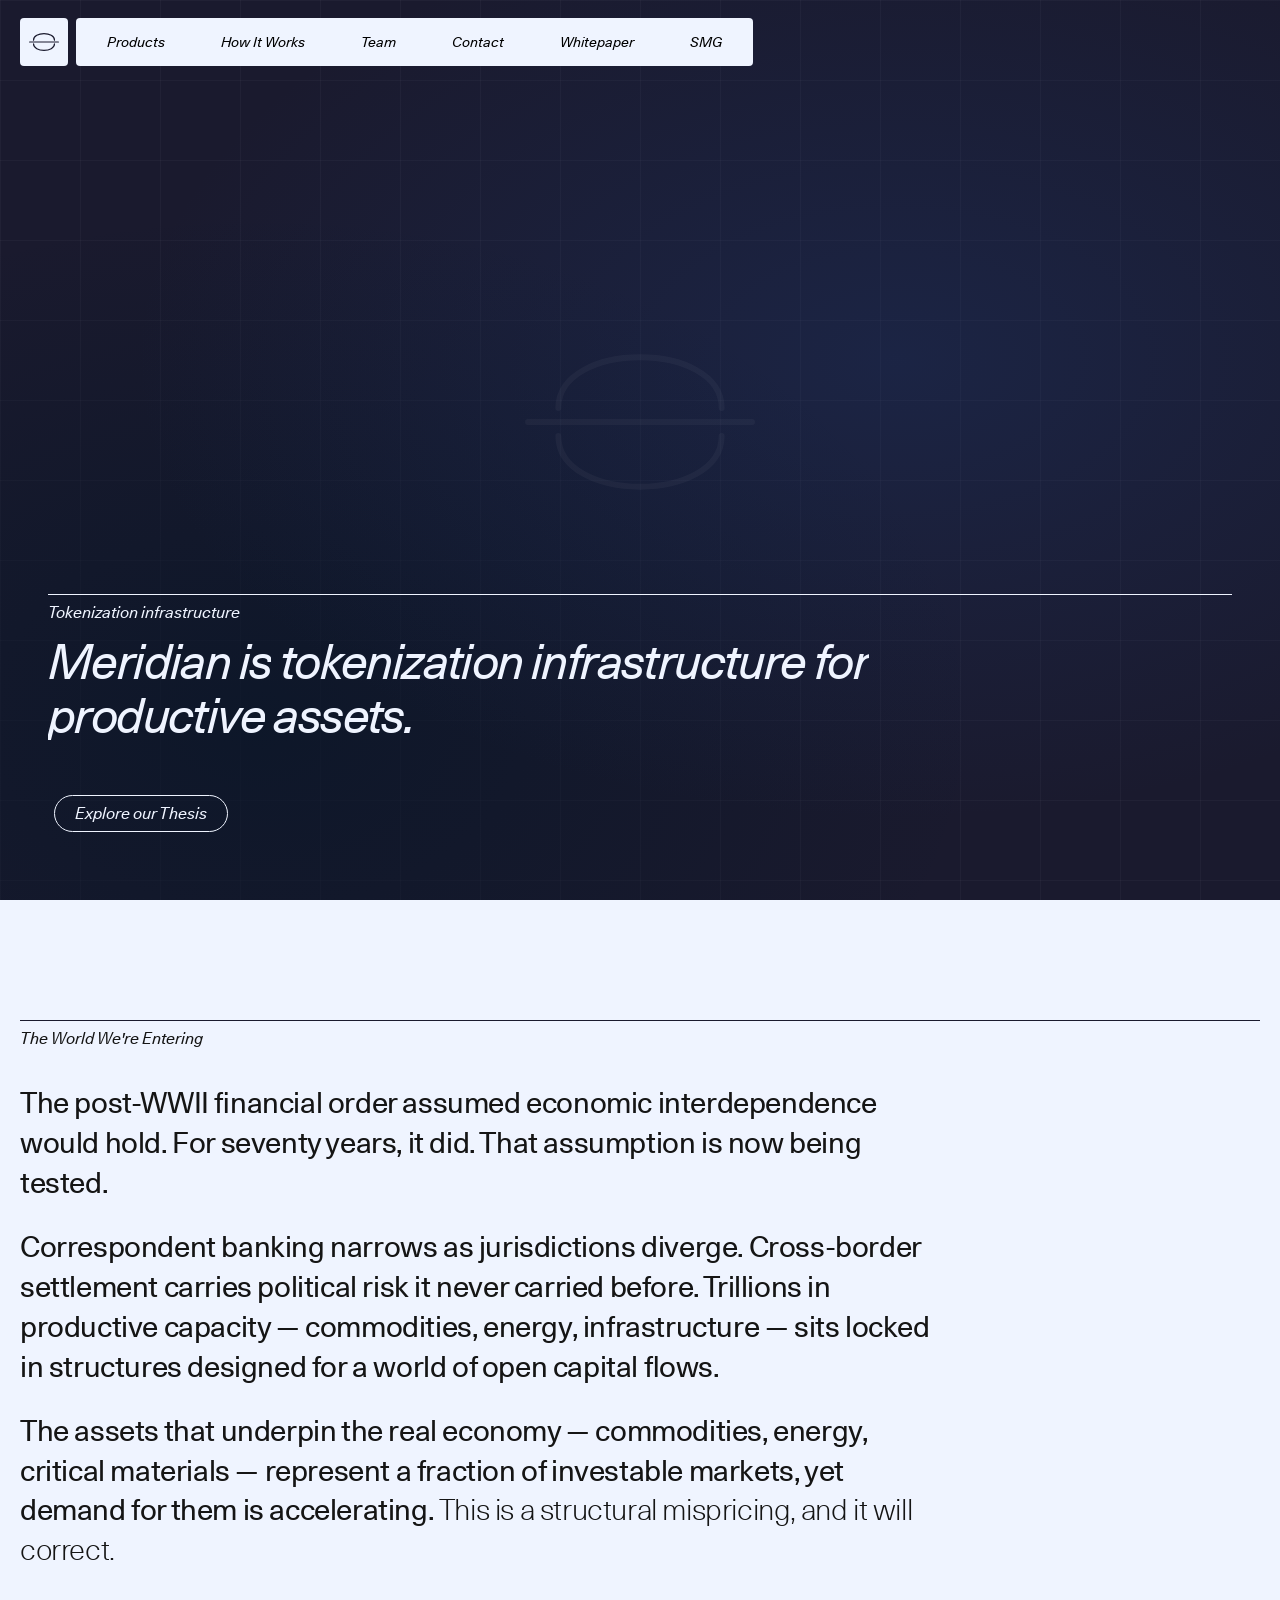
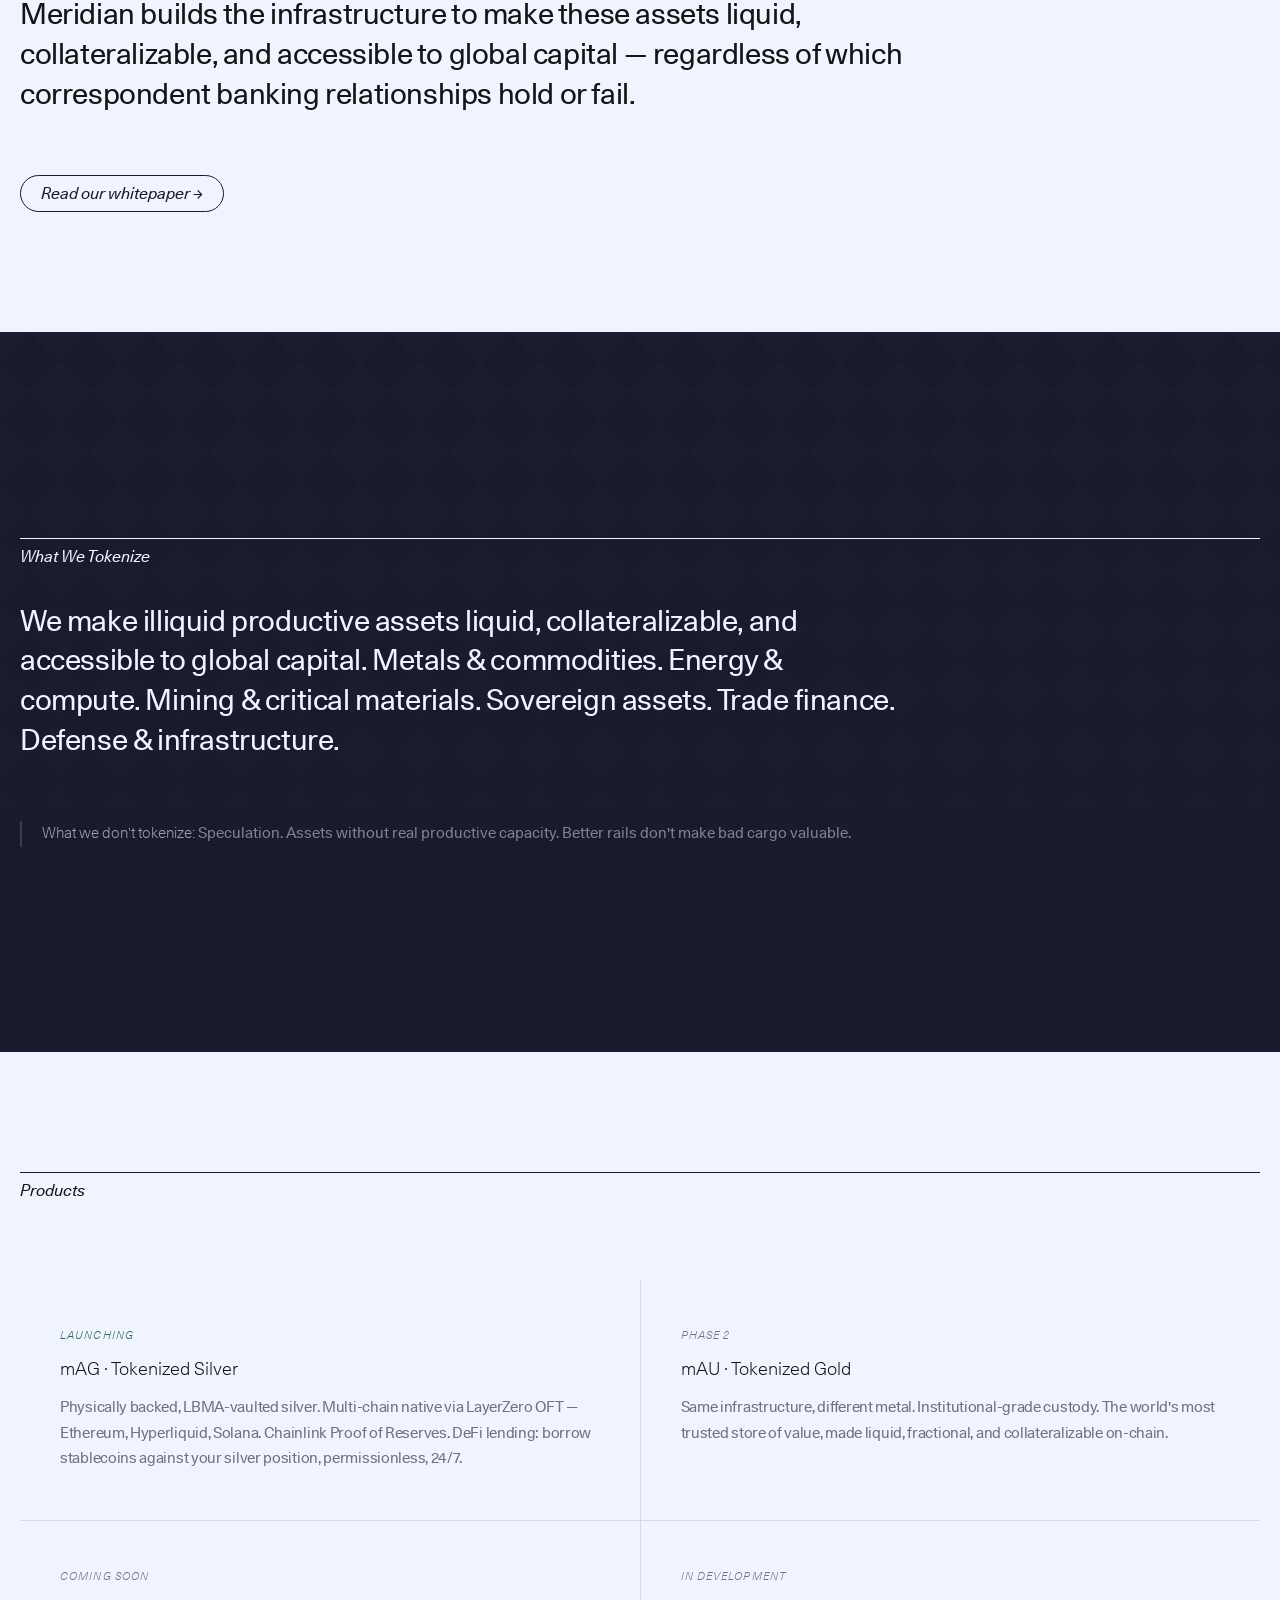
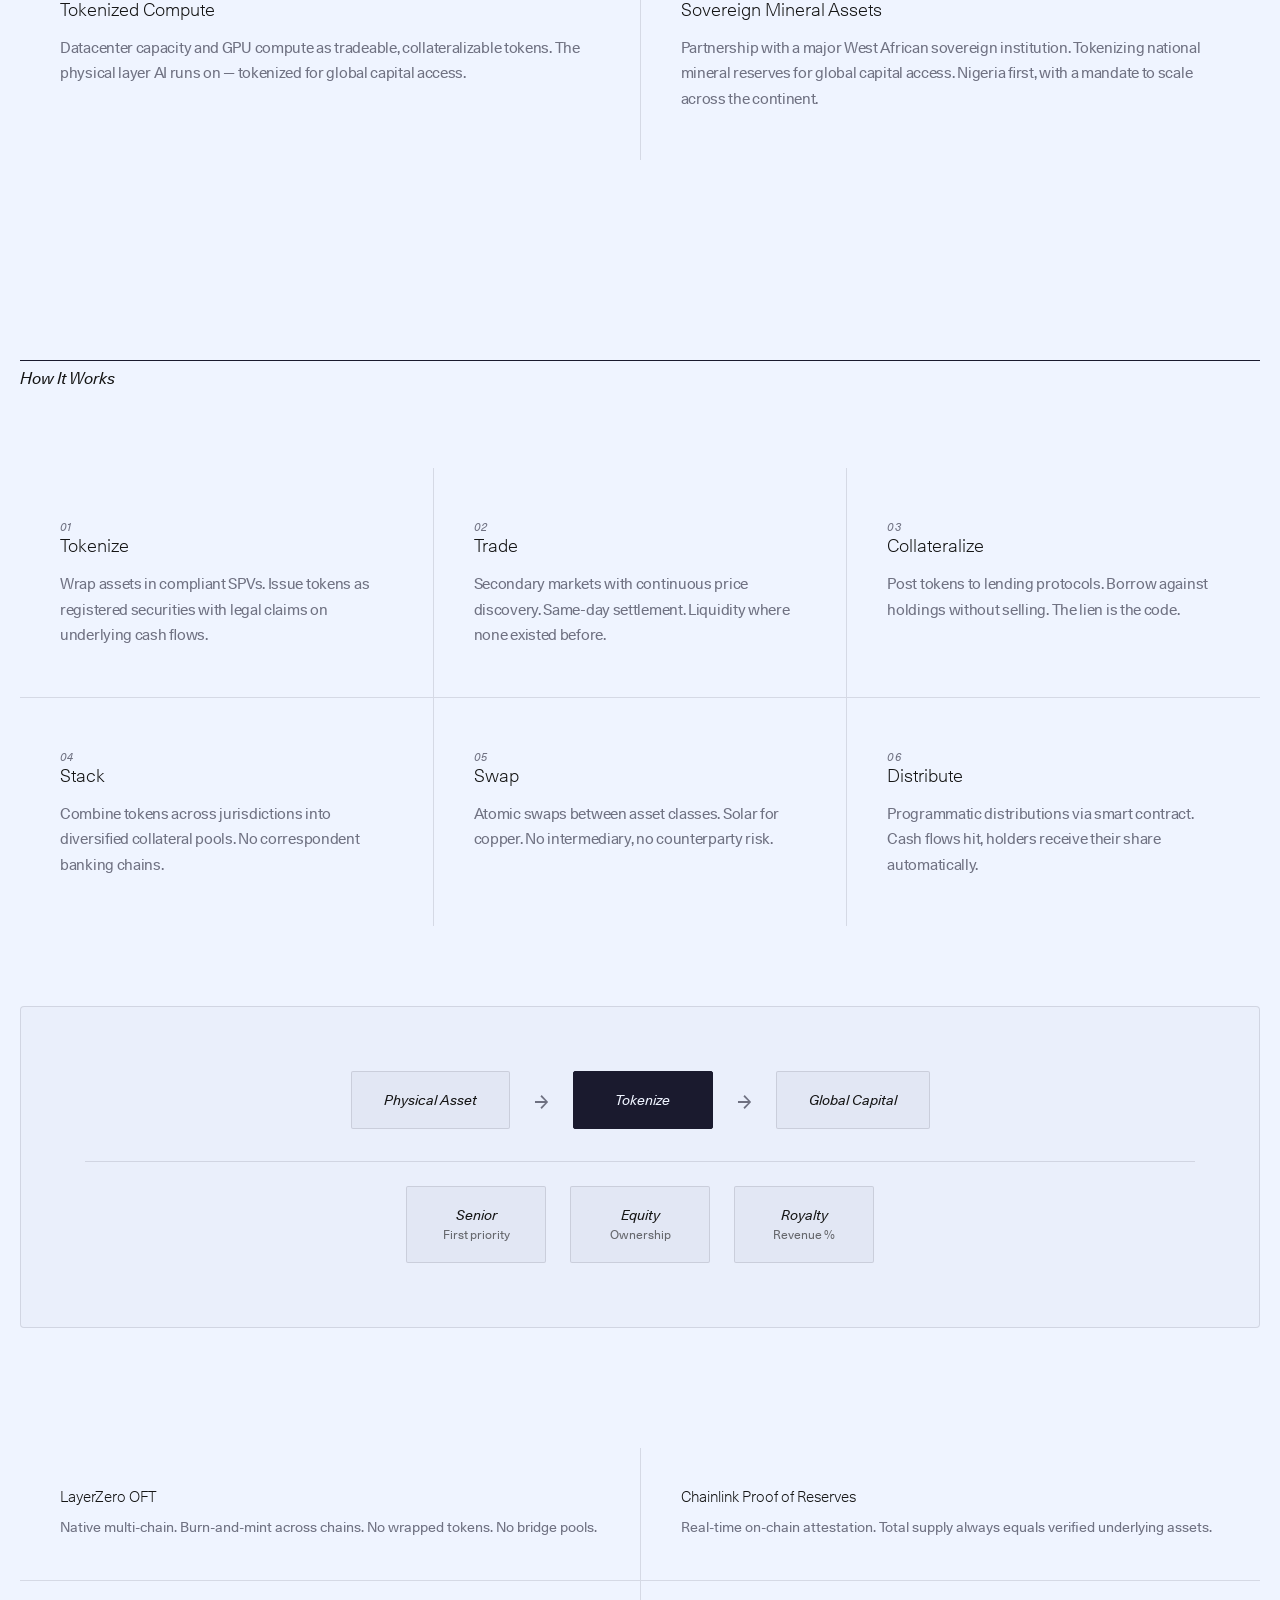
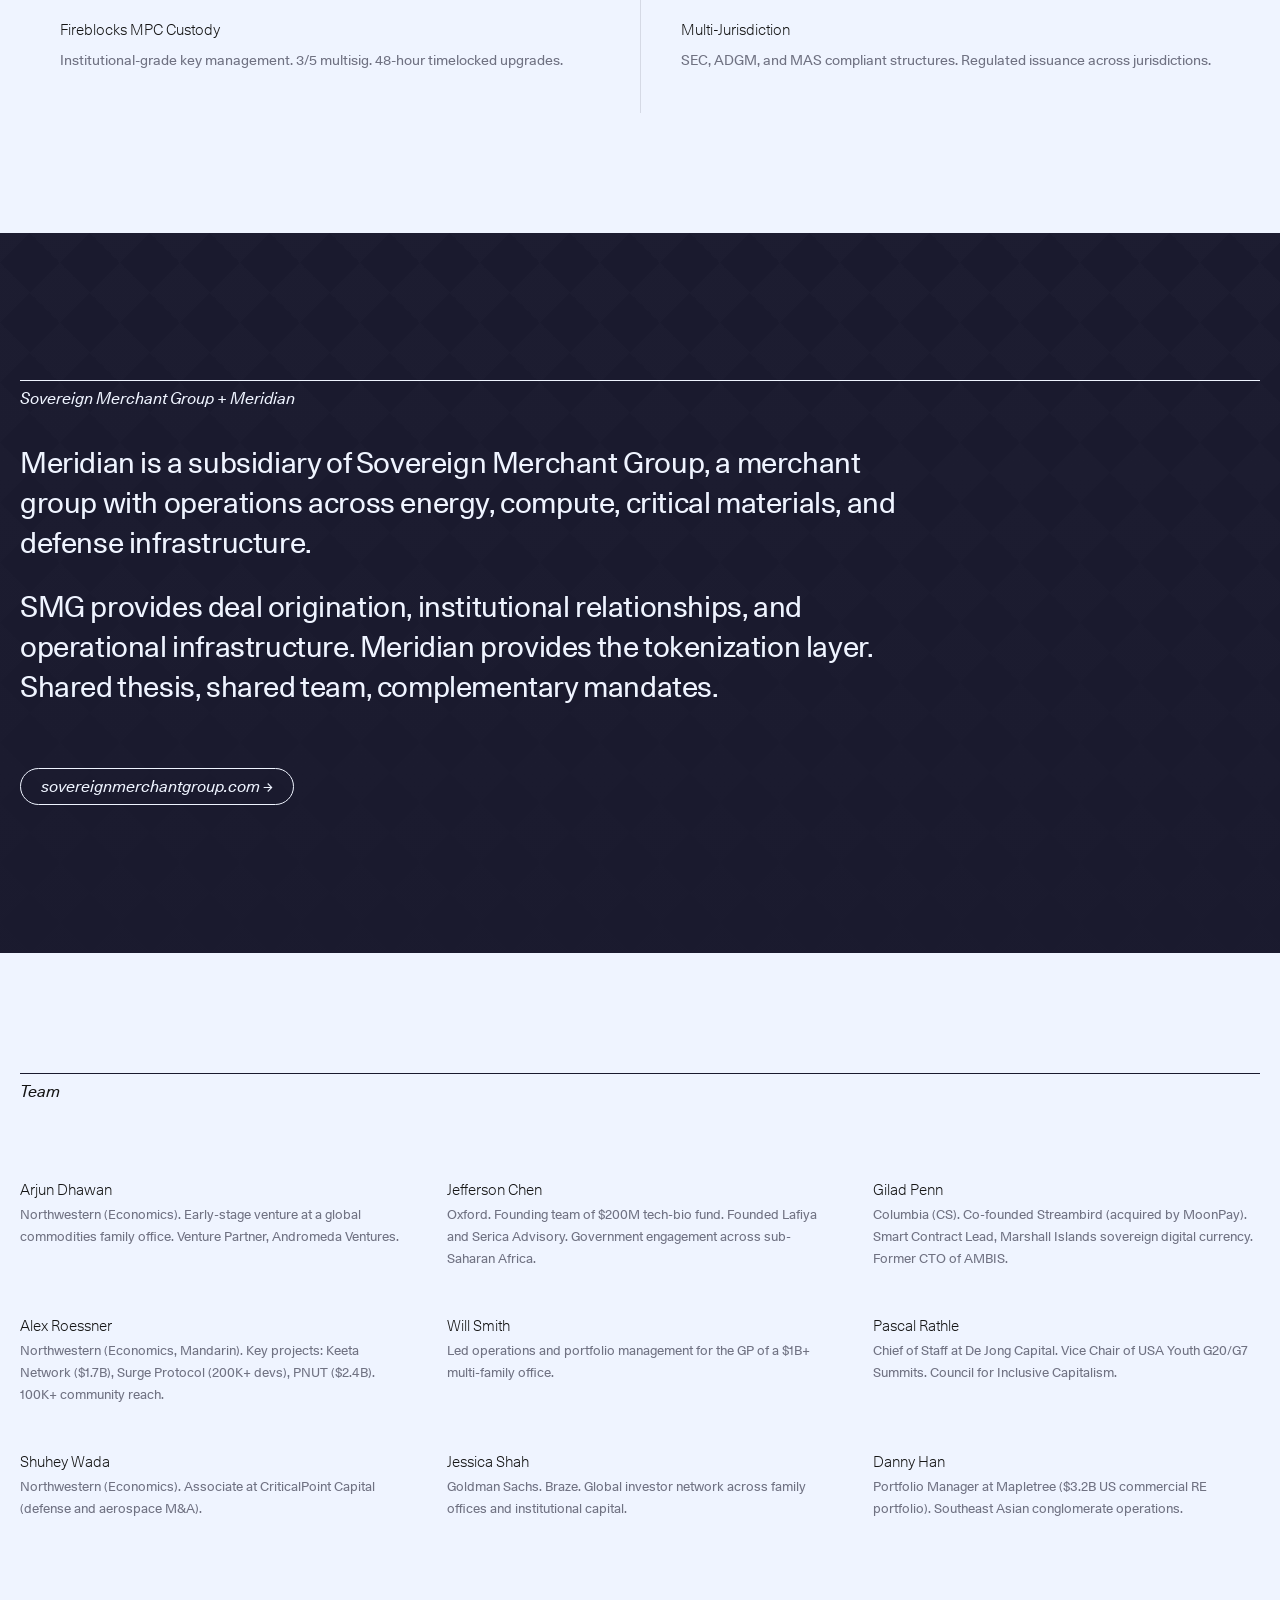
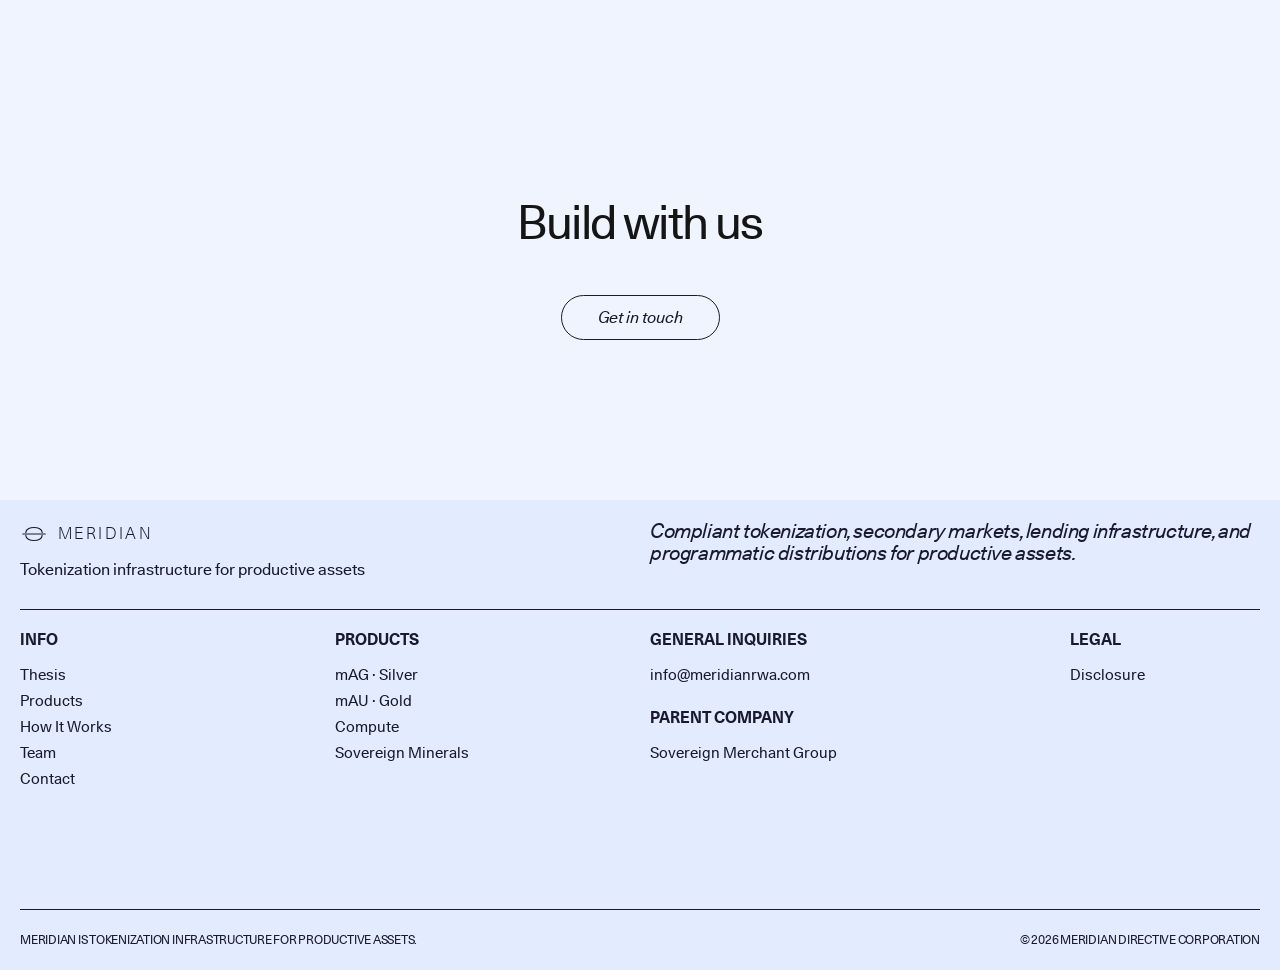
<file: index.html>
<!DOCTYPE html>
<html lang="en">
<head>
  <meta charset="UTF-8">
  <meta name="viewport" content="width=device-width, initial-scale=1.0">
  <title>Meridian — Tokenization Infrastructure for Productive Assets</title>
  <meta name="description" content="Tokenization infrastructure for productive assets. Metals, energy, compute, sovereign minerals.">
  <link rel="icon" type="image/png" sizes="32x32" href="favicon-32.png?v=2">
  <link rel="icon" type="image/png" sizes="16x16" href="favicon-16.png?v=2">
  <link rel="apple-touch-icon" sizes="180x180" href="apple-touch-icon.png?v=2">
  <style>
    /* ============================================
       FONTS — Unica 77
       ============================================ */
    @font-face { font-family: 'Unica77'; src: url('fonts/0996a2a352994ed0-s.p.woff2') format('woff2'); font-weight: 100; font-style: normal; font-display: swap; }
    @font-face { font-family: 'Unica77'; src: url('fonts/d5dada0ac482209b-s.p.woff2') format('woff2'); font-weight: 200; font-style: normal; font-display: swap; }
    @font-face { font-family: 'Unica77'; src: url('fonts/47bad734875a3c19-s.p.woff2') format('woff2'); font-weight: 300; font-style: normal; font-display: swap; }
    @font-face { font-family: 'Unica77'; src: url('fonts/66250c15a2a1c344-s.p.woff2') format('woff2'); font-weight: 400; font-style: normal; font-display: swap; }
    @font-face { font-family: 'Unica77'; src: url('fonts/e1d74c7d0918b0fb-s.p.woff2') format('woff2'); font-weight: 500; font-style: normal; font-display: swap; }
    @font-face { font-family: 'Unica77'; src: url('fonts/de2ef234a4f8c130-s.p.woff2') format('woff2'); font-weight: 600; font-style: normal; font-display: swap; }
    @font-face { font-family: 'Unica77'; src: url('fonts/9a5efdc67b5dbec6-s.p.woff2') format('woff2'); font-weight: 700; font-style: normal; font-display: swap; }
    @font-face { font-family: 'Unica77'; src: url('fonts/8b2ebf7941874321-s.p.woff2') format('woff2'); font-weight: 800; font-style: normal; font-display: swap; }

    /* ============================================
       CSS VARIABLES
       ============================================ */
    :root {
      --color-bg: #eff4ff;
      --color-bg-alt: #e2ebff;
      --color-accent: #1a1a2e;
      --color-accent-light: rgba(26, 26, 46, 0.15);
      --color-text: #151515;
      --color-text-secondary: rgba(26, 26, 46, 0.6);
      --color-white: #eff4ff;
      --color-border: rgba(26, 26, 46, 0.12);
      --z-header: 10;
    }

    /* ============================================
       RESET & BASE
       ============================================ */
    *, *::before, *::after { margin: 0; padding: 0; box-sizing: border-box; }
    html { font-size: 16px; scroll-behavior: smooth; -webkit-text-size-adjust: 100%; }
    body {
      font-family: 'Unica77', -apple-system, BlinkMacSystemFont, 'Segoe UI', sans-serif;
      background-color: var(--color-bg);
      color: var(--color-text);
      -webkit-font-smoothing: antialiased;
      -moz-osx-font-smoothing: grayscale;
      font-feature-settings: "calt" 1, "rlig" 1, "kern" 1, "liga" 1;
      overflow-x: hidden;
    }
    ::selection { background: var(--color-accent-light); }
    a { color: inherit; text-decoration: none; }
    ul, ol { list-style: none; }
    img, svg { display: block; max-width: 100%; }

    /* ============================================
       LOADER
       ============================================ */
    .loader {
      z-index: 100; opacity: 1; position: fixed; top: 0; left: 0;
      width: 100%; height: 100%; background-color: var(--color-bg);
      pointer-events: all; transition: opacity 0.4s ease-in-out;
    }
    .loader.loaded { pointer-events: none; opacity: 0; }

    /* ============================================
       NAVIGATION (Hypersphere-style)
       ============================================ */
    .header-cont {
      z-index: var(--z-header); top: 18px; left: 20px; right: 20px;
      position: fixed; display: flex; justify-content: space-between;
      max-width: calc(100vw - 40px);
    }
    nav.navigation {
      width: 100%; line-height: 90%; text-transform: capitalize;
      display: flex; mix-blend-mode: difference; gap: 0.5rem;
      font-size: 14px; opacity: 0; transform: translateY(-30%);
      animation: navSlideIn 0.6s ease forwards; animation-delay: 0.8s;
    }
    @keyframes navSlideIn { to { opacity: 1; transform: translateY(0); } }

    .logo-holder a { display: flex; align-items: center; gap: 0; }
    .logo-box {
      height: 48px; width: 48px; display: flex; align-items: center;
      justify-content: center; background: var(--color-white);
      border-radius: 4px; overflow: hidden;
    }
    .logo-box svg { width: 36px; height: 36px; }

    .nav-list {
      display: flex; padding: 3px; border-radius: 4px;
      background: var(--color-white); position: relative;
      overflow-x: auto; -webkit-overflow-scrolling: touch;
    }
    .nav-list li {
      position: relative; z-index: 10; margin-right: 0; border-radius: 4px;
      color: #000; transition: color 0.3s ease-in-out, background 0.3s ease-in-out;
    }
    .nav-list li:hover { color: var(--color-white); background: rgba(0,0,0,0.2); transition: unset; }
    .nav-list li a {
      height: 42px; padding: 0 28px; border-radius: 4px;
      display: flex; align-items: center; justify-content: center; white-space: nowrap;
    }

    /* ============================================
       HERO SECTION
       ============================================ */
    .hero {
      position: relative; height: 100vh; width: 100%;
      display: flex; flex-direction: column; justify-content: flex-end;
      padding: 0 20px 48px; color: var(--color-white); overflow: hidden;
    }
    .hero-bg {
      position: absolute; top: 0; left: 0; width: 100%; height: 100%;
      z-index: 0; background-color: var(--color-accent);
    }
    .hero-bg::before {
      content: ''; position: absolute; top: 0; left: 0; width: 100%; height: 100%;
      background-image:
        linear-gradient(rgba(255,255,255,0.03) 1px, transparent 1px),
        linear-gradient(90deg, rgba(255,255,255,0.03) 1px, transparent 1px);
      background-size: 80px 80px;
      animation: gridShift 30s linear infinite;
    }
    .hero-bg::after {
      content: ''; position: absolute; top: 0; left: 0; width: 100%; height: 100%;
      background: radial-gradient(ellipse at 70% 40%, rgba(30, 60, 120, 0.3) 0%, transparent 60%),
                  radial-gradient(ellipse at 20% 80%, rgba(10, 22, 40, 0.8) 0%, transparent 50%);
    }
    @keyframes gridShift { 0% { transform: translate(0, 0); } 100% { transform: translate(80px, 80px); } }

    .hero-content { position: relative; z-index: 1; padding: 0 14px; }
    .hero-title-cont { margin-bottom: 48px; }
    .hero-title {
      max-width: 34ch; margin: 14px 14px 18px; font-weight: 400;
      line-height: 100%; letter-spacing: -1.6px; font-size: 34px;
    }
    @media screen and (min-width: 768px) { .hero-title { font-size: calc(2.7083vw + 13.2px); } }
    @media screen and (min-width: 1728px) { .hero-title { font-size: 60px; } }

    .hero-cta {
      display: block; font-weight: 400; font-size: 1rem; width: fit-content;
      white-space: nowrap; padding: 8px 20px; margin: 20px;
      border: 1px solid var(--color-white); border-radius: 2.5rem;
      color: var(--color-white); transition: background 0.3s ease, color 0.3s ease;
    }
    .hero-cta:hover { background: var(--color-white); color: var(--color-accent); }

    .hero-divider { margin-bottom: 1rem; padding: 0 14px; }
    .hero-divider .line {
      width: 100%; height: 1px; background-color: var(--color-white);
      margin-bottom: 0.5rem; transform-origin: left; transform: scaleX(0);
      animation: lineGrow 1s ease forwards; animation-delay: 1s;
    }
    .hero-divider span {
      font-size: 1rem; font-weight: 400; color: var(--color-white);
      opacity: 0; animation: fadeIn 0.6s ease forwards; animation-delay: 1.4s;
    }
    @keyframes lineGrow { to { transform: scaleX(1); } }
    @keyframes fadeIn { to { opacity: 1; } }

    .hero-title .word { display: inline-block; overflow: hidden; }
    .hero-title .word-inner { display: inline-block; transform: translateY(110%); animation: wordSlideUp 0.7s ease forwards; }
    .hero-title .word-inner.d1 { animation-delay: 1.0s; }
    .hero-title .word-inner.d2 { animation-delay: 1.1s; }
    .hero-title .word-inner.d3 { animation-delay: 1.15s; }
    .hero-title .word-inner.d4 { animation-delay: 1.2s; }
    .hero-title .word-inner.d5 { animation-delay: 1.25s; }
    .hero-title .word-inner.d6 { animation-delay: 1.3s; }
    .hero-title .word-inner.d7 { animation-delay: 1.35s; }
    @keyframes wordSlideUp { to { transform: translateY(0); } }

    /* ============================================
       MISSION / THESIS SECTIONS (light bg)
       ============================================ */
    .mission-section { padding: 120px 20px; background-color: var(--color-bg); }
    .mission-grid {
      display: grid; grid-template-columns: repeat(12, 1fr);
      grid-gap: 20px; max-width: 1728px; margin: 0 auto;
    }
    .mission-divider { grid-column: 1 / 13; margin-bottom: 1rem; }
    .mission-divider .line {
      width: 100%; height: 1px; background-color: var(--color-accent);
      margin-bottom: 0.5rem; transform-origin: left; transform: scaleX(0);
      transition: transform 1s ease;
    }
    .mission-divider.visible .line { transform: scaleX(1); }
    .mission-divider span { font-size: 1rem; font-weight: 400; text-transform: capitalize; }

    .mission-text {
      grid-column: 1 / 10; font-size: 20px; font-weight: 300;
      line-height: 140%; letter-spacing: -0.4px; color: var(--color-text);
    }
    @media screen and (min-width: 768px) { .mission-text { font-size: calc(1.6667vw + 7.2px); } }
    @media screen and (min-width: 1728px) { .mission-text { font-size: 36px; } }

    .mission-text p { margin-bottom: 24px; }
    .mission-text p:last-child { margin-bottom: 0; }
    .mission-text strong { font-weight: 500; }

    .mission-cta {
      display: inline-block; font-weight: 400; font-size: 1rem; width: fit-content;
      white-space: nowrap; padding: 8px 20px; margin-top: 20px;
      border: 1px solid var(--color-accent); border-radius: 2.5rem;
      color: var(--color-accent); transition: background 0.3s ease, color 0.3s ease;
    }
    .mission-cta:hover { background: var(--color-accent); color: var(--color-white); }

    /* ============================================
       FULL-BLEED DARK SECTIONS
       ============================================ */
    .image-section {
      position: relative; min-height: 80vh; width: 100%;
      display: flex; align-items: center; color: var(--color-white);
      padding: 100px 20px; overflow: hidden;
    }
    .image-section-bg {
      position: absolute; top: 0; left: 0; width: 100%; height: 100%;
      z-index: 0; background-color: var(--color-accent);
      background-image:
        linear-gradient(135deg, rgba(255,255,255,0.02) 25%, transparent 25%),
        linear-gradient(225deg, rgba(255,255,255,0.02) 25%, transparent 25%),
        linear-gradient(315deg, rgba(255,255,255,0.02) 25%, transparent 25%),
        linear-gradient(45deg, rgba(255,255,255,0.02) 25%, transparent 25%);
      background-size: 60px 60px;
    }
    .image-section-bg::after {
      content: ''; position: absolute; top: 0; left: 0; width: 100%; height: 100%;
      background: linear-gradient(180deg, rgba(26, 26, 46, 0.3) 0%, rgba(26, 26, 46, 0.9) 100%);
    }
    .image-section-content { position: relative; z-index: 1; width: 100%; }
    .image-section .mission-divider .line { background-color: var(--color-white); }
    .image-section .mission-divider span { color: var(--color-white); }
    .image-section .mission-text {
      color: var(--color-white); max-width: 52ch;
      font-size: 20px; font-weight: 300; line-height: 140%;
    }
    @media screen and (min-width: 768px) { .image-section .mission-text { font-size: calc(1.6667vw + 7.2px); } }
    @media screen and (min-width: 1728px) { .image-section .mission-text { font-size: 36px; } }
    .image-section .mission-cta { border-color: var(--color-white); color: var(--color-white); }
    .image-section .mission-cta:hover { background: var(--color-white); color: var(--color-accent); }

    .dont-tokenize {
      grid-column: 1 / 10; margin-top: 40px;
      font-size: 15px; font-weight: 300; color: rgba(255,255,255,0.45);
      line-height: 1.7; border-left: 2px solid rgba(255,255,255,0.15); padding-left: 20px;
    }
    .dont-tokenize strong { font-weight: 500; color: rgba(255,255,255,0.6); }

    /* ============================================
       PRODUCTS GRID (2x2)
       ============================================ */
    .products-section { padding: 120px 20px 80px; background-color: var(--color-bg); }
    .products-header { max-width: 1728px; margin: 0 auto 80px; }
    .products-grid {
      display: grid; grid-template-columns: repeat(2, 1fr);
      gap: 1px; background: var(--color-border);
      max-width: 1728px; margin: 0 auto;
    }
    .product-card {
      background: var(--color-bg); padding: 48px 40px;
      opacity: 0; transform: translateY(30px);
      transition: opacity 0.6s ease, transform 0.6s ease;
    }
    .product-card.visible { opacity: 1; transform: none; }
    .product-status {
      font-size: 0.6875rem; font-weight: 600; letter-spacing: 0.1em;
      text-transform: uppercase; margin-bottom: 16px;
      color: var(--color-text-secondary);
    }
    .product-status.live { color: #2d6a4f; }
    .product-card h3 { font-size: 1.125rem; font-weight: 500; margin-bottom: 16px; color: var(--color-text); }
    .product-card p {
      font-size: 15px; font-weight: 300; color: var(--color-text-secondary);
      line-height: 1.7; letter-spacing: -0.3px;
    }

    /* ============================================
       CAPABILITIES GRID (3-col)
       ============================================ */
    .capabilities-section { padding: 120px 20px 80px; background-color: var(--color-bg); }
    .capabilities-header { max-width: 1728px; margin: 0 auto 80px; }
    .capabilities-grid {
      display: grid; grid-template-columns: repeat(3, 1fr);
      gap: 1px; background: var(--color-border);
      max-width: 1728px; margin: 0 auto;
    }
    .capability-card {
      background: var(--color-bg); padding: 48px 40px;
      opacity: 0; transform: translateY(30px);
      transition: opacity 0.6s ease, transform 0.6s ease;
    }
    .capability-card.visible { opacity: 1; transform: none; }
    .capability-num {
      font-size: 0.6875rem; font-weight: 400; color: var(--color-text-secondary);
      margin-bottom: 32px; letter-spacing: 0.02em;
    }
    .capability-card h3 { font-size: 1.125rem; font-weight: 500; margin-bottom: 16px; color: var(--color-text); }
    .capability-card p {
      font-size: 15px; font-weight: 300; color: var(--color-text-secondary);
      line-height: 1.7; letter-spacing: -0.3px;
    }

    /* ============================================
       FLOW DIAGRAM
       ============================================ */
    .flow-section { padding: 0 20px 120px; background-color: var(--color-bg); }
    .flow-box {
      max-width: 1728px; margin: 0 auto; padding: 64px;
      background: rgba(26, 26, 46, 0.02); border: 1px solid var(--color-border); border-radius: 4px;
    }
    .flow-row {
      display: flex; align-items: center; justify-content: center;
      gap: 24px; margin-bottom: 32px;
    }
    .flow-row:last-child { margin-bottom: 0; }
    .flow-node {
      padding: 20px 32px; background: rgba(26, 26, 46, 0.03);
      border: 1px solid var(--color-border); border-radius: 2px;
      font-size: 0.875rem; font-weight: 400; text-align: center; min-width: 140px;
    }
    .flow-node.primary { background: var(--color-accent); color: var(--color-white); border-color: var(--color-accent); }
    .flow-node small { display: block; font-size: 0.75rem; font-weight: 300; opacity: 0.6; margin-top: 4px; }
    .flow-arrow { color: var(--color-text-secondary); font-size: 1.5rem; }
    .flow-line { width: 100%; height: 1px; background: var(--color-border); margin: 24px 0; }

    /* ============================================
       ARCHITECTURE GRID (2x2)
       ============================================ */
    .arch-section { padding: 0 20px 120px; background-color: var(--color-bg); }
    .arch-grid {
      display: grid; grid-template-columns: repeat(2, 1fr);
      gap: 1px; background: var(--color-border);
      max-width: 1728px; margin: 0 auto;
    }
    .arch-card {
      background: var(--color-bg); padding: 40px;
      opacity: 0; transform: translateY(20px);
      transition: opacity 0.6s ease, transform 0.6s ease;
    }
    .arch-card.visible { opacity: 1; transform: none; }
    .arch-card h3 { font-size: 0.9375rem; font-weight: 500; margin-bottom: 10px; color: var(--color-text); }
    .arch-card p { font-size: 14px; font-weight: 300; color: var(--color-text-secondary); line-height: 1.7; }

    /* ============================================
       TEAM GRID (3-col)
       ============================================ */
    .team-section { padding: 120px 20px; background-color: var(--color-bg); }
    .team-header { max-width: 1728px; margin: 0 auto 80px; }
    .team-grid {
      display: grid; grid-template-columns: repeat(3, 1fr);
      gap: 48px 40px; max-width: 1728px; margin: 0 auto;
    }
    .team-member { opacity: 0; transform: translateY(20px); transition: opacity 0.6s ease, transform 0.6s ease; }
    .team-member.visible { opacity: 1; transform: none; }
    .team-member h3 { font-size: 0.9375rem; font-weight: 500; color: var(--color-text); margin-bottom: 4px; }
    .team-member .team-title { font-size: 0.75rem; font-weight: 500; color: var(--color-text-secondary); margin-bottom: 8px; text-transform: uppercase; letter-spacing: 0.05em; }
    .team-member p { font-size: 0.8125rem; font-weight: 300; line-height: 1.7; color: var(--color-text-secondary); }

    /* ============================================
       CTA SECTION
       ============================================ */
    .cta-section { padding: 160px 20px; text-align: center; background-color: var(--color-bg); }
    .cta-section h2 { font-size: 34px; font-weight: 300; letter-spacing: -1.6px; line-height: 100%; margin-bottom: 48px; }
    @media screen and (min-width: 768px) { .cta-section h2 { font-size: calc(3.75vw - 0.8px); } }
    @media screen and (min-width: 1728px) { .cta-section h2 { font-size: 64px; } }
    .cta-button {
      display: inline-block; font-weight: 400; font-size: 1rem;
      padding: 12px 36px; border: 1px solid var(--color-accent);
      border-radius: 2.5rem; color: var(--color-accent);
      transition: background 0.3s ease, color 0.3s ease;
    }
    .cta-button:hover { background: var(--color-accent); color: var(--color-white); }

    /* ============================================
       FOOTER (Hypersphere-style)
       ============================================ */
    .footer {
      padding: 0 20px; background-color: var(--color-bg-alt);
      color: var(--color-accent); display: flex; flex-direction: column;
    }
    .footer-top {
      padding: 20px 0; display: grid; grid-template-columns: repeat(12, 1fr);
      grid-gap: 20px; border-bottom: 1px solid var(--color-accent);
    }
    .footer-logo-area {
      grid-column: 1 / 7; font-weight: 300; font-size: 24px;
      display: flex; align-items: flex-start; flex-direction: column; gap: 12px;
    }
    .footer-logo-area .footer-logo-box { display: flex; align-items: center; gap: 10px; }
    .footer-logo-area .footer-logo-box svg { width: 28px; height: 28px; }
    .footer-logo-area .footer-logo-text { font-size: 1rem; font-weight: 500; letter-spacing: 0.15em; }
    .footer-logo-area p { font-size: 16px; font-weight: 300; line-height: 130%; }

    .footer-newsletter {
      padding-bottom: 0.25em; display: flex; justify-content: flex-end;
      align-items: flex-start; flex-direction: column;
      grid-column: 7 / 13; font-size: 20px; font-weight: 400;
    }
    .footer-newsletter p { margin-bottom: 20px; font-size: 20px; line-height: 110%; letter-spacing: -0.4px; }

    .footer-links-grid {
      min-height: 300px; padding-top: 20px; border-bottom: 1px solid var(--color-accent);
      display: grid; grid-template-columns: repeat(12, 1fr); grid-gap: 20px;
    }
    .footer-links-header { text-transform: uppercase; margin-bottom: 1rem; font-size: 16px; font-weight: 700; }
    .footer-links-grid a {
      display: inline-block; position: relative; font-size: 15px; font-weight: 300;
    }
    .footer-links-grid a::before {
      content: ''; position: absolute; display: block; width: 100%; height: 1px;
      bottom: 0; left: 0; background-color: var(--color-accent);
      transform: scaleX(0); transition: transform 0.3s ease; transform-origin: top left;
    }
    .footer-links-grid a:hover::before { transform: scaleX(1); }
    .footer-links-grid ul li { margin-bottom: 7px; }
    .footer-col-info { grid-column: 1 / 3; }
    .footer-col-resources { grid-column: 4 / 6; }
    .footer-col-contact { grid-column: 7 / 10; }
    .footer-col-legal { grid-column: 11 / 13; }

    .footer-meta {
      height: 60px; display: flex; flex-direction: row; align-items: center;
      justify-content: space-between; font-size: 12px; font-weight: 300;
      letter-spacing: -0.24px; text-transform: uppercase;
    }

    /* ============================================
       SCROLL REVEAL
       ============================================ */
    .reveal { opacity: 0; transform: translateY(30px); transition: opacity 0.8s ease, transform 0.8s ease; }
    .reveal.visible { opacity: 1; transform: none; }
    .reveal-delay-1 { transition-delay: 0.1s; }
    .reveal-delay-2 { transition-delay: 0.2s; }
    .reveal-delay-3 { transition-delay: 0.3s; }
    .reveal-delay-4 { transition-delay: 0.4s; }
    .reveal-delay-5 { transition-delay: 0.5s; }

    /* ============================================
       RESPONSIVE
       ============================================ */
    @media (max-width: 1024px) {
      .header-cont { top: 10px; left: 10px; right: 10px; max-width: calc(100vw - 20px); }
      nav.navigation { width: 100%; justify-content: normal; font-size: 14px; }
      .nav-list { width: 100%; justify-content: space-between; }
      .nav-list li { width: 100%; }
      .nav-list li a { height: 34px; padding: 0 12px; font-size: 13px; }
      .footer-logo-area { grid-column: 1 / 6; font-size: 18px; }
      .footer-newsletter { grid-column: 7 / 13; }
    }
    @media (max-width: 768px) {
      .hero-title { font-size: 28px; margin: 10px 10px 14px; }
      .hero { padding: 0 10px 40px; text-align: center; }
      .hero-title { text-align: center; }
      .hero-cta { margin: 10px auto; }
      .hero-divider { text-align: center; }
      .mission-text { grid-column: 1 / 13; font-size: 20px; }
      .dont-tokenize { grid-column: 1 / 13; }
      .image-section .mission-text { font-size: 20px; }
      .capabilities-grid { grid-template-columns: 1fr; }
      .products-grid { grid-template-columns: 1fr; }
      .arch-grid { grid-template-columns: 1fr; }
      .team-grid { grid-template-columns: 1fr; }
      .flow-box { padding: 32px; }
      .flow-row { flex-wrap: wrap; gap: 12px; }
      .flow-node { min-width: 100px; padding: 14px 20px; font-size: 0.8125rem; }
      .footer { padding: 0 10px; }
      .footer-top { grid-template-columns: repeat(5, 1fr); }
      .footer-logo-area { grid-column: 1 / 6; font-size: 6.1vw; }
      .footer-newsletter { display: none; }
      .footer-links-grid { grid-template-columns: repeat(6, 1fr); font-size: 12px; letter-spacing: -0.24px; }
      .footer-col-info { grid-column: 1 / 3; }
      .footer-col-resources { grid-column: 3 / 5; }
      .footer-col-contact { grid-column: 5 / 7; }
      .footer-col-legal { display: none; }
      .footer-links-header { margin-top: 1rem; margin-bottom: 1rem; font-weight: 500; }
      .footer-meta { font-size: 10px; line-height: 110%; }
      .cta-section { padding: 100px 20px; }
    }

    .mobile-header { display: none; }
  </style>
</head>
<body>

  <!-- Loader -->
  <div class="loader" id="loader"></div>

  <!-- Navigation -->
  <header class="header-cont">
    <nav class="navigation">
      <div class="logo-holder">
        <a href="/">
          <div class="logo-box">
            <svg width="36" height="36" viewBox="0 0 120 120" xmlns="http://www.w3.org/2000/svg">
              <path d="M 25 54 C 25 25, 95 25, 95 54" fill="none" stroke="#1a1a2e" stroke-width="4" stroke-linecap="round"/>
              <path d="M 25 66 C 25 95, 95 95, 95 66" fill="none" stroke="#1a1a2e" stroke-width="4" stroke-linecap="round"/>
              <line x1="12" y1="60" x2="108" y2="60" stroke="#1a1a2e" stroke-width="4" stroke-linecap="round"/>
            </svg>
          </div>
        </a>
      </div>
      <ul class="nav-list">
        <li><a href="#products">Products</a></li>
        <li><a href="#how-it-works">How It Works</a></li>
        <li><a href="#team">Team</a></li>
        <li><a href="#contact">Contact</a></li>
        <li><a href="whitepaper.html">Whitepaper</a></li>
        <li><a href="https://sovereignmerchantgroup.com" target="_blank">SMG</a></li>
      </ul>
    </nav>
  </header>

  <!-- Hero -->
  <section class="hero">
    <div class="hero-bg"></div>
    <!-- Faint bracket watermark -->
    <svg width="280" height="280" viewBox="0 0 120 120" xmlns="http://www.w3.org/2000/svg" style="position: absolute; top: 50%; left: 50%; transform: translate(-50%, -60%); opacity: 0.035; z-index: 1;">
      <path d="M 25 54 C 25 25, 95 25, 95 54" fill="none" stroke="#ffffff" stroke-width="2.5" stroke-linecap="round"/>
      <path d="M 25 66 C 25 95, 95 95, 95 66" fill="none" stroke="#ffffff" stroke-width="2.5" stroke-linecap="round"/>
      <line x1="12" y1="60" x2="108" y2="60" stroke="#ffffff" stroke-width="2.5" stroke-linecap="round"/>
    </svg>
    <div class="hero-content">
      <div class="hero-divider">
        <div class="line"></div>
        <span>Tokenization infrastructure</span>
      </div>
      <div class="hero-title-cont">
        <h1 class="hero-title">
          <span class="word"><span class="word-inner d1">Meridian</span></span>
          <span class="word"><span class="word-inner d2">is</span></span>
          <span class="word"><span class="word-inner d3">tokenization</span></span>
          <span class="word"><span class="word-inner d4">infrastructure</span></span>
          <span class="word"><span class="word-inner d5">for</span></span>
          <span class="word"><span class="word-inner d6">productive</span></span>
          <span class="word"><span class="word-inner d7">assets.</span></span>
        </h1>
      </div>
      <a href="#thesis" class="hero-cta">Explore our Thesis</a>
    </div>
    <div class="mobile-header">
      <h1>Meridian is tokenization infrastructure for productive assets.</h1>
    </div>
  </section>

  <!-- Thesis: The World We're Entering -->
  <section class="mission-section" id="thesis">
    <div class="mission-grid">
      <div class="mission-divider reveal" style="grid-column: 1 / 13;">
        <div class="line"></div>
        <span>The World We're Entering</span>
      </div>
      <div class="mission-text reveal" style="grid-column: 1 / 10;">
        <p>The post-WWII financial order assumed economic interdependence would hold. For seventy years, it did. That assumption is now being tested.</p>
        <p>Correspondent banking narrows as jurisdictions diverge. Cross-border settlement carries political risk it never carried before. Trillions in productive capacity — commodities, energy, infrastructure — sits locked in structures designed for a world of open capital flows.</p>
        <p>The assets that underpin the real economy — commodities, energy, critical materials — represent a fraction of investable markets, yet demand for them is accelerating. <strong>This is a structural mispricing, and it will correct.</strong></p>
        <p>Meridian builds the infrastructure to make these assets liquid, collateralizable, and accessible to global capital — regardless of which correspondent banking relationships hold or fail.</p>
      </div>
      <div style="grid-column: 1 / 13; margin-top: 20px;" class="reveal reveal-delay-2">
        <a href="whitepaper.html" class="mission-cta">Read our whitepaper →</a>
      </div>
    </div>
  </section>

  <!-- What We Tokenize (dark full-bleed) -->
  <section class="image-section" id="tokenize">
    <div class="image-section-bg"></div>
    <div class="image-section-content">
      <div class="mission-grid">
        <div class="mission-divider reveal" style="grid-column: 1 / 13;">
          <div class="line"></div>
          <span>What We Tokenize</span>
        </div>
        <div class="mission-text reveal" style="grid-column: 1 / 10;">
          We make illiquid productive assets liquid, collateralizable, and accessible to global capital. Metals &amp; commodities. Energy &amp; compute. Mining &amp; critical materials. Sovereign assets. Trade finance. Defense &amp; infrastructure.
        </div>
        <div class="dont-tokenize reveal reveal-delay-2">
          <strong>What we don't tokenize:</strong> Speculation. Assets without real productive capacity. Better rails don't make bad cargo valuable.
        </div>
      </div>
    </div>
  </section>

  <!-- Products -->
  <section class="products-section" id="products">
    <div class="products-header">
      <div class="mission-divider reveal">
        <div class="line" style="background-color: var(--color-accent);"></div>
        <span>Products</span>
      </div>
    </div>
    <div class="products-grid">
      <div class="product-card reveal">
        <div class="product-status live">Launching</div>
        <h3>mAG · Tokenized Silver</h3>
        <p>Physically backed, LBMA-vaulted silver. Multi-chain native via LayerZero OFT — Ethereum, Hyperliquid, Solana. Chainlink Proof of Reserves. DeFi lending: borrow stablecoins against your silver position, permissionless, 24/7.</p>
      </div>
      <div class="product-card reveal reveal-delay-1">
        <div class="product-status">Phase 2</div>
        <h3>mAU · Tokenized Gold</h3>
        <p>Same infrastructure, different metal. Institutional-grade custody. The world's most trusted store of value, made liquid, fractional, and collateralizable on-chain.</p>
      </div>
      <div class="product-card reveal reveal-delay-2">
        <div class="product-status">Coming Soon</div>
        <h3>Tokenized Compute</h3>
        <p>Datacenter capacity and GPU compute as tradeable, collateralizable tokens. The physical layer AI runs on — tokenized for global capital access.</p>
      </div>
      <div class="product-card reveal reveal-delay-3">
        <div class="product-status">In Development</div>
        <h3>Sovereign Mineral Assets</h3>
        <p>Partnership with a major West African sovereign institution. Tokenizing national mineral reserves for global capital access. Nigeria first, with a mandate to scale across the continent.</p>
      </div>
    </div>
  </section>

  <!-- How It Works -->
  <section class="capabilities-section" id="how-it-works">
    <div class="capabilities-header">
      <div class="mission-divider reveal">
        <div class="line" style="background-color: var(--color-accent);"></div>
        <span>How It Works</span>
      </div>
    </div>
    <div class="capabilities-grid">
      <div class="capability-card reveal">
        <span class="capability-num">01</span>
        <h3>Tokenize</h3>
        <p>Wrap assets in compliant SPVs. Issue tokens as registered securities with legal claims on underlying cash flows.</p>
      </div>
      <div class="capability-card reveal reveal-delay-1">
        <span class="capability-num">02</span>
        <h3>Trade</h3>
        <p>Secondary markets with continuous price discovery. Same-day settlement. Liquidity where none existed before.</p>
      </div>
      <div class="capability-card reveal reveal-delay-2">
        <span class="capability-num">03</span>
        <h3>Collateralize</h3>
        <p>Post tokens to lending protocols. Borrow against holdings without selling. The lien is the code.</p>
      </div>
      <div class="capability-card reveal reveal-delay-3">
        <span class="capability-num">04</span>
        <h3>Stack</h3>
        <p>Combine tokens across jurisdictions into diversified collateral pools. No correspondent banking chains.</p>
      </div>
      <div class="capability-card reveal reveal-delay-4">
        <span class="capability-num">05</span>
        <h3>Swap</h3>
        <p>Atomic swaps between asset classes. Solar for copper. No intermediary, no counterparty risk.</p>
      </div>
      <div class="capability-card reveal reveal-delay-5">
        <span class="capability-num">06</span>
        <h3>Distribute</h3>
        <p>Programmatic distributions via smart contract. Cash flows hit, holders receive their share automatically.</p>
      </div>
    </div>
  </section>

  <!-- Flow Diagram -->
  <section class="flow-section">
    <div class="flow-box reveal">
      <div class="flow-row">
        <div class="flow-node">Physical Asset</div>
        <span class="flow-arrow">→</span>
        <div class="flow-node primary">Tokenize</div>
        <span class="flow-arrow">→</span>
        <div class="flow-node">Global Capital</div>
      </div>
      <div class="flow-line"></div>
      <div class="flow-row">
        <div class="flow-node">Senior<small>First priority</small></div>
        <div class="flow-node">Equity<small>Ownership</small></div>
        <div class="flow-node">Royalty<small>Revenue %</small></div>
      </div>
    </div>
  </section>

  <!-- Architecture -->
  <section class="arch-section">
    <div class="arch-grid">
      <div class="arch-card reveal">
        <h3>LayerZero OFT</h3>
        <p>Native multi-chain. Burn-and-mint across chains. No wrapped tokens. No bridge pools.</p>
      </div>
      <div class="arch-card reveal reveal-delay-1">
        <h3>Chainlink Proof of Reserves</h3>
        <p>Real-time on-chain attestation. Total supply always equals verified underlying assets.</p>
      </div>
      <div class="arch-card reveal reveal-delay-2">
        <h3>Fireblocks MPC Custody</h3>
        <p>Institutional-grade key management. 3/5 multisig. 48-hour timelocked upgrades.</p>
      </div>
      <div class="arch-card reveal reveal-delay-3">
        <h3>Multi-Jurisdiction</h3>
        <p>SEC, ADGM, and MAS compliant structures. Regulated issuance across jurisdictions.</p>
      </div>
    </div>
  </section>

  <!-- SMG + Meridian (dark full-bleed) -->
  <section class="image-section">
    <div class="image-section-bg"></div>
    <div class="image-section-content">
      <div class="mission-grid">
        <div class="mission-divider reveal" style="grid-column: 1 / 13;">
          <div class="line"></div>
          <span>Sovereign Merchant Group + Meridian</span>
        </div>
        <div class="mission-text reveal" style="grid-column: 1 / 10;">
          <p>Meridian is a subsidiary of Sovereign Merchant Group, a merchant group with operations across energy, compute, critical materials, and defense infrastructure.</p>
          <p>SMG provides deal origination, institutional relationships, and operational infrastructure. Meridian provides the tokenization layer. Shared thesis, shared team, complementary mandates.</p>
        </div>
        <div style="grid-column: 1 / 13; margin-top: 20px;" class="reveal reveal-delay-2">
          <a href="https://sovereignmerchantgroup.com" target="_blank" class="mission-cta">sovereignmerchantgroup.com →</a>
        </div>
      </div>
    </div>
  </section>

  <!-- Team -->
  <section class="team-section" id="team">
    <div class="team-header">
      <div class="mission-divider reveal">
        <div class="line" style="background-color: var(--color-accent);"></div>
        <span>Team</span>
      </div>
    </div>
    <div class="team-grid">
      <div class="team-member reveal">
        <h3>Arjun Dhawan</h3>
        <p>Northwestern (Economics). Early-stage venture at a global commodities family office. Venture Partner, Andromeda Ventures.</p>
      </div>
      <div class="team-member reveal reveal-delay-1">
        <h3>Jefferson Chen</h3>
        <p>Oxford. Founding team of $200M tech-bio fund. Founded Lafiya and Serica Advisory. Government engagement across sub-Saharan Africa.</p>
      </div>
      <div class="team-member reveal reveal-delay-2">
        <h3>Gilad Penn</h3>
        <p>Columbia (CS). Co-founded Streambird (acquired by MoonPay). Smart Contract Lead, Marshall Islands sovereign digital currency. Former CTO of AMBIS.</p>
      </div>
      <div class="team-member reveal reveal-delay-3">
        <h3>Alex Roessner</h3>
        <p>Northwestern (Economics, Mandarin). Key projects: Keeta Network ($1.7B), Surge Protocol (200K+ devs), PNUT ($2.4B). 100K+ community reach.</p>
      </div>
      <div class="team-member reveal reveal-delay-4">
        <h3>Will Smith</h3>
        <p>Led operations and portfolio management for the GP of a $1B+ multi-family office.</p>
      </div>
      <div class="team-member reveal">
        <h3>Pascal Rathle</h3>
        <p>Chief of Staff at De Jong Capital. Vice Chair of USA Youth G20/G7 Summits. Council for Inclusive Capitalism.</p>
      </div>
      <div class="team-member reveal reveal-delay-1">
        <h3>Shuhey Wada</h3>
        <p>Northwestern (Economics). Associate at CriticalPoint Capital (defense and aerospace M&A).</p>
      </div>
      <div class="team-member reveal reveal-delay-2">
        <h3>Jessica Shah</h3>
        <p>Goldman Sachs. Braze. Global investor network across family offices and institutional capital.</p>
      </div>
      <div class="team-member reveal reveal-delay-3">
        <h3>Danny Han</h3>
        <p>Portfolio Manager at Mapletree ($3.2B US commercial RE portfolio). Southeast Asian conglomerate operations.</p>
      </div>
    </div>
  </section>

  <!-- Contact CTA -->
  <section class="cta-section" id="contact">
    <h2 class="reveal">Build with us</h2>
    <a href="mailto:info@meridianrwa.com" class="cta-button reveal reveal-delay-2">Get in touch</a>
  </section>

  <!-- Footer -->
  <footer class="footer">
    <div class="footer-top">
      <div class="footer-logo-area">
        <div class="footer-logo-box">
          <svg width="28" height="28" viewBox="0 0 120 120" xmlns="http://www.w3.org/2000/svg">
            <path d="M 25 54 C 25 25, 95 25, 95 54" fill="none" stroke="#1a1a2e" stroke-width="5" stroke-linecap="round"/>
            <path d="M 25 66 C 25 95, 95 95, 95 66" fill="none" stroke="#1a1a2e" stroke-width="5" stroke-linecap="round"/>
            <line x1="12" y1="60" x2="108" y2="60" stroke="#1a1a2e" stroke-width="5" stroke-linecap="round"/>
          </svg>
          <span class="footer-logo-text">MERIDIAN</span>
        </div>
        <p>Tokenization infrastructure for productive assets</p>
      </div>
      <div class="footer-newsletter">
        <p>Compliant tokenization, secondary markets, lending infrastructure, and programmatic distributions for productive assets.</p>
      </div>
    </div>

    <div class="footer-links-grid">
      <div class="footer-col-info">
        <ul>
          <li><p class="footer-links-header">Info</p></li>
          <li><a href="#thesis">Thesis</a></li>
          <li><a href="#products">Products</a></li>
          <li><a href="#how-it-works">How It Works</a></li>
          <li><a href="#team">Team</a></li>
          <li><a href="#contact">Contact</a></li>
        </ul>
      </div>
      <div class="footer-col-resources">
        <ul>
          <li><p class="footer-links-header">Products</p></li>
          <li><a href="#products">mAG · Silver</a></li>
          <li><a href="#products">mAU · Gold</a></li>
          <li><a href="#products">Compute</a></li>
          <li><a href="#products">Sovereign Minerals</a></li>
        </ul>
      </div>
      <div class="footer-col-contact">
        <ul>
          <li><p class="footer-links-header">General Inquiries</p></li>
          <li><a href="mailto:info@meridianrwa.com">info@meridianrwa.com</a></li>
        </ul>
        <ul style="margin-top: 24px;">
          <li><p class="footer-links-header">Parent Company</p></li>
          <li><a href="https://sovereignmerchantgroup.com" target="_blank">Sovereign Merchant Group</a></li>
        </ul>
      </div>
      <div class="footer-col-legal">
        <ul>
          <li><p class="footer-links-header">Legal</p></li>
          <li><a href="#">Disclosure</a></li>
        </ul>
      </div>
    </div>

    <div class="footer-meta">
      <p>MERIDIAN IS TOKENIZATION INFRASTRUCTURE FOR PRODUCTIVE ASSETS.</p>
      <p>© 2026 Meridian Directive Corporation</p>
    </div>
  </footer>

  <!-- JS: loader + scroll reveal -->
  <script>
    window.addEventListener('load', () => {
      setTimeout(() => { document.getElementById('loader').classList.add('loaded'); }, 400);
    });

    const reveals = document.querySelectorAll('.reveal, .mission-divider, .capability-card, .product-card, .arch-card, .team-member');
    const observer = new IntersectionObserver((entries) => {
      entries.forEach(entry => {
        if (entry.isIntersecting) { entry.target.classList.add('visible'); }
      });
    }, { threshold: 0.1, rootMargin: '0px 0px -50px 0px' });
    reveals.forEach(el => observer.observe(el));

    document.querySelectorAll('a[href^="#"]').forEach(anchor => {
      anchor.addEventListener('click', function (e) {
        e.preventDefault();
        const target = document.querySelector(this.getAttribute('href'));
        if (target) { target.scrollIntoView({ behavior: 'smooth', block: 'start' }); }
      });
    });
  </script>

</body>
</html>
</file>
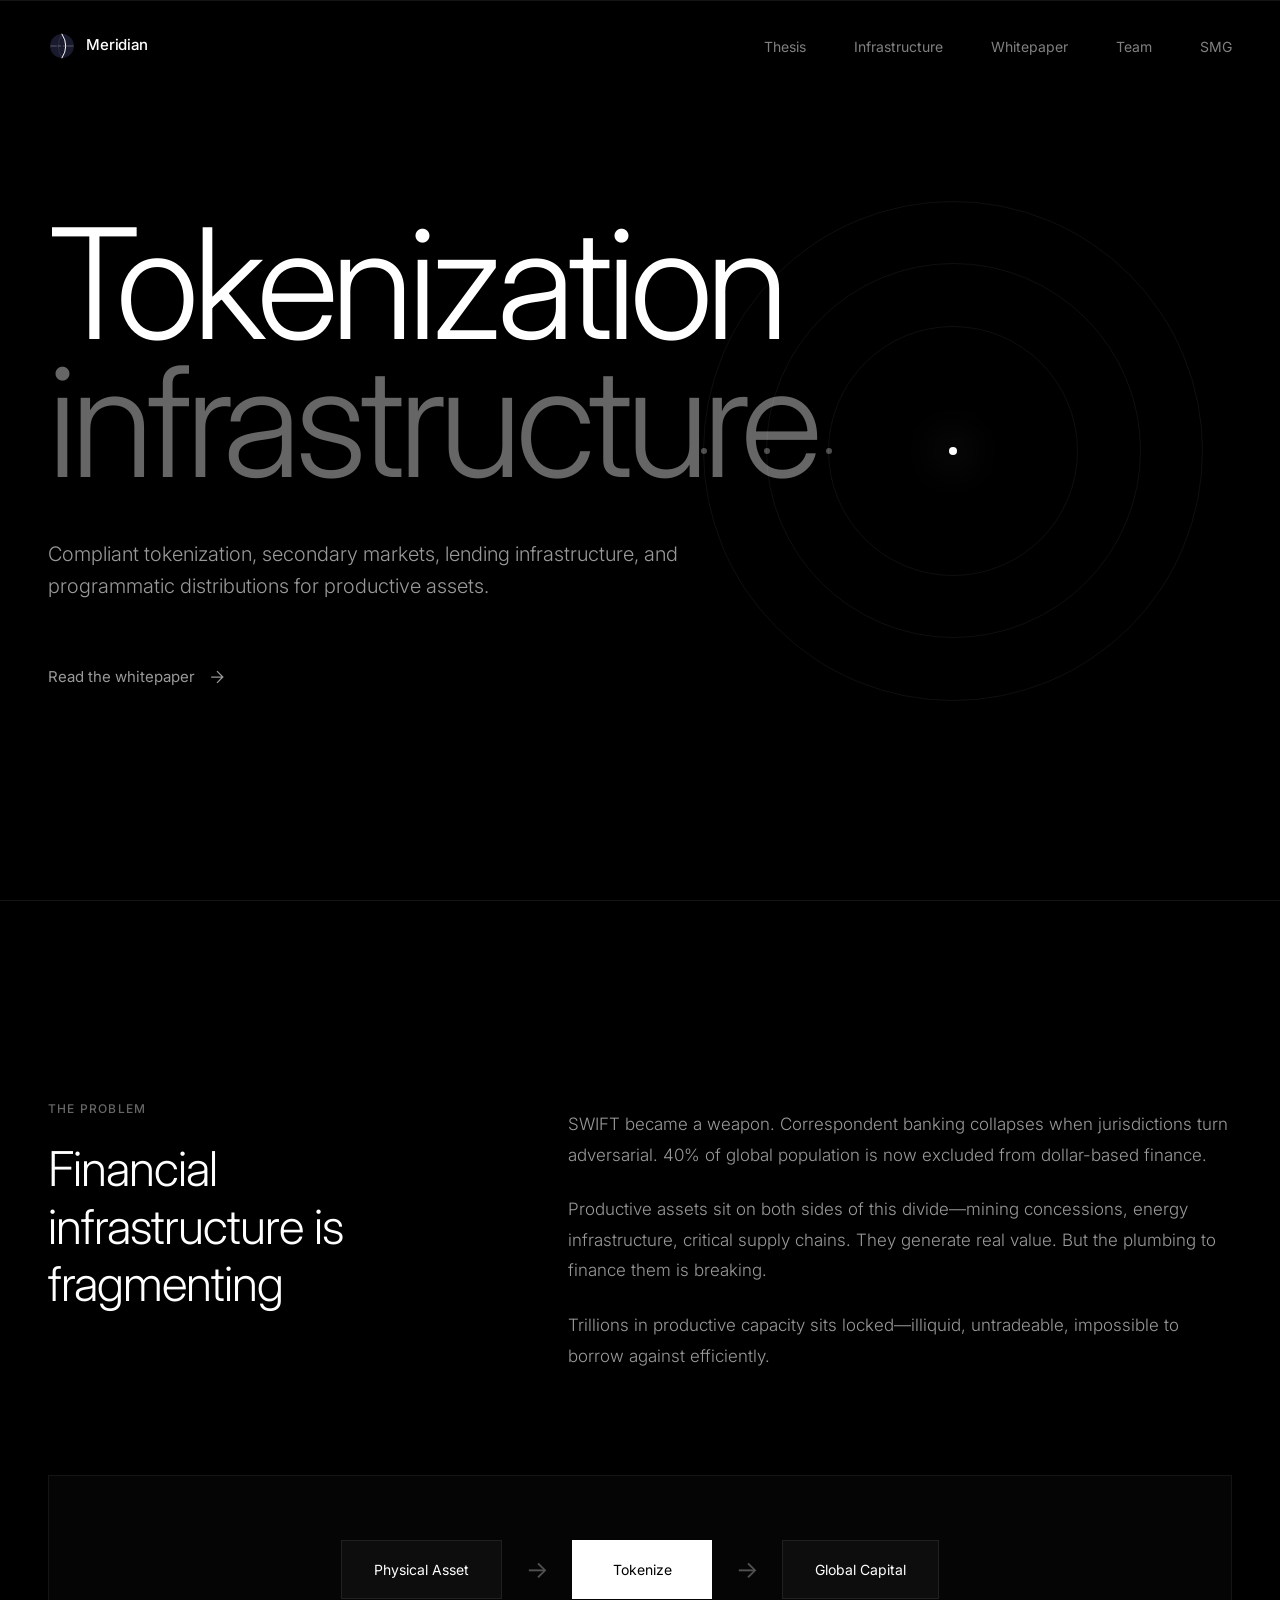
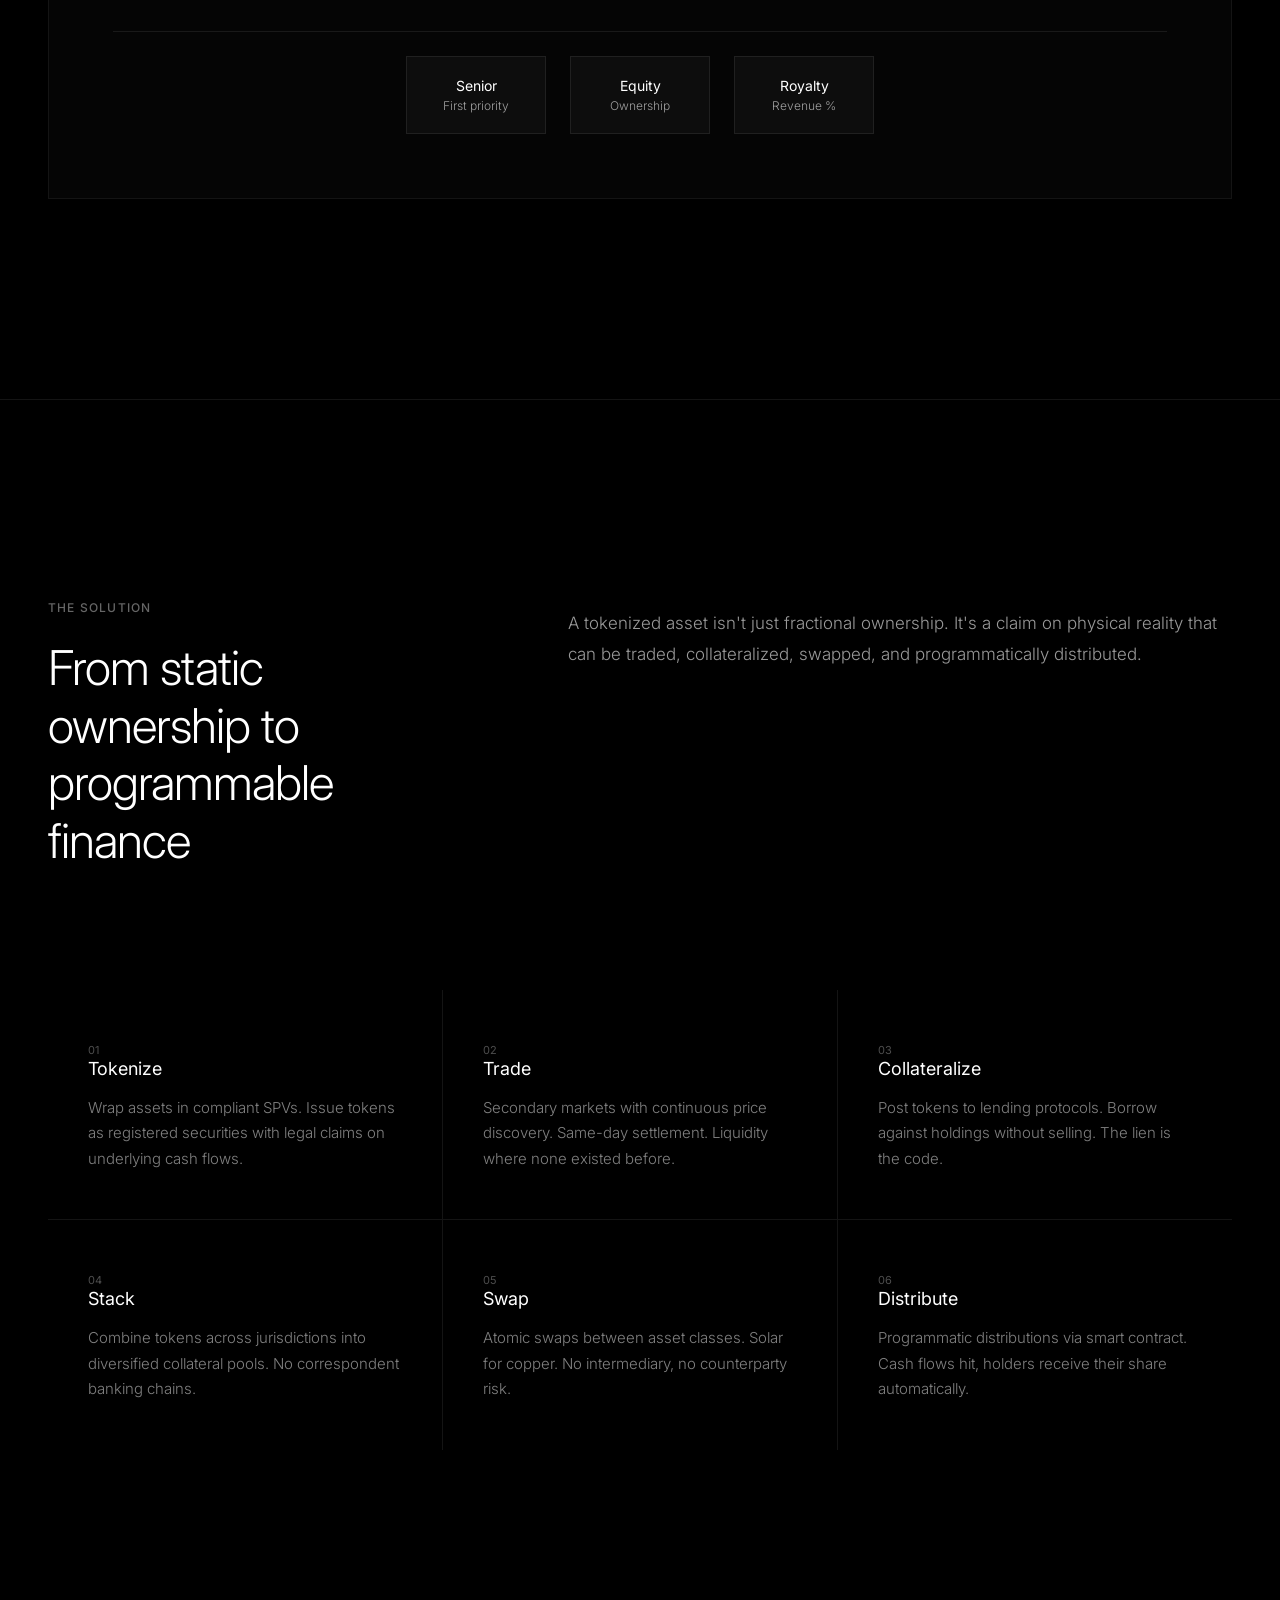
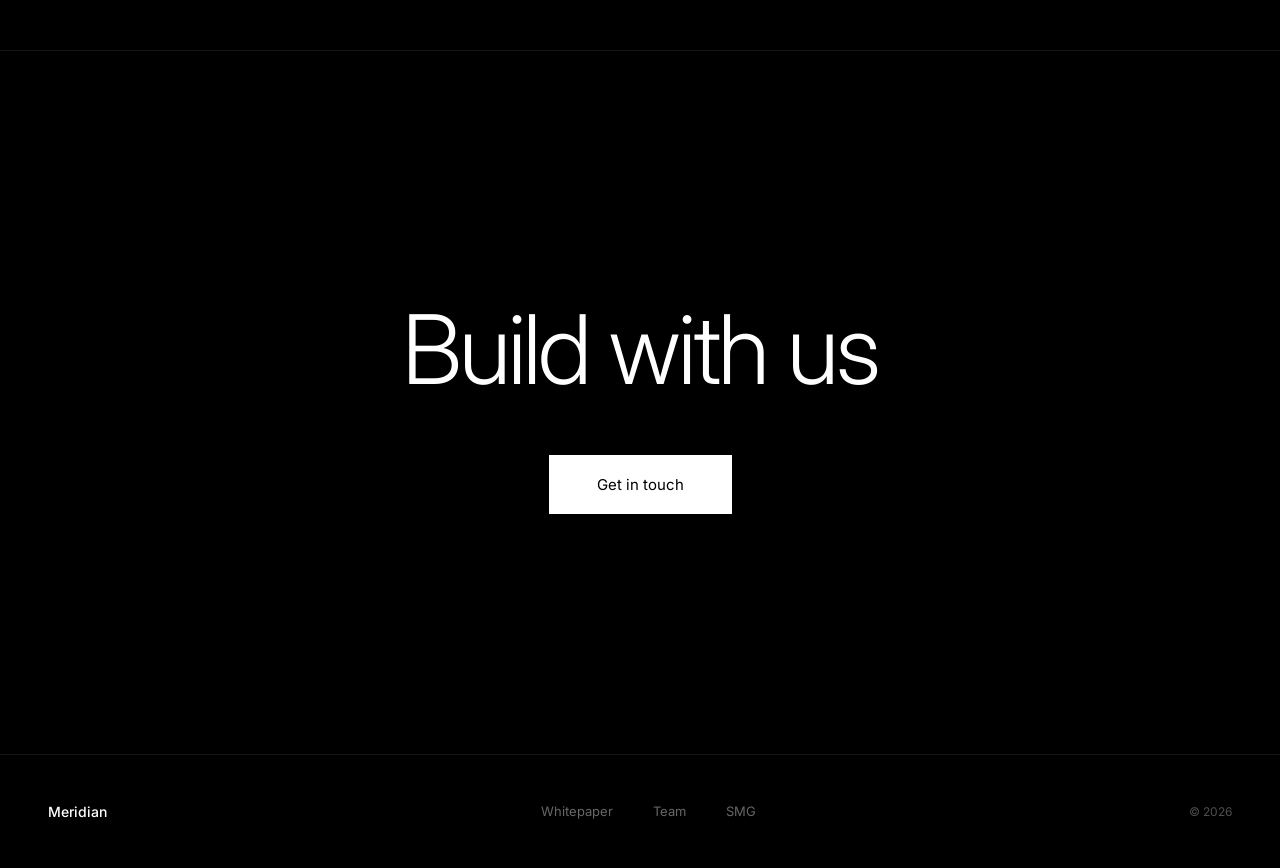
<file: meridian-content-reference.html>
<!DOCTYPE html>
<html lang="en">
<head>
  <meta charset="UTF-8">
  <meta name="viewport" content="width=device-width, initial-scale=1.0">
  <title>Meridian</title>
  <link rel="icon" type="image/png" sizes="32x32" href="favicon-32.png">
  <link rel="icon" type="image/png" sizes="16x16" href="favicon-16.png">
  <link rel="apple-touch-icon" sizes="180x180" href="apple-touch-icon.png">
  <link rel="preconnect" href="https://fonts.googleapis.com">
  <link rel="preconnect" href="https://fonts.gstatic.com" crossorigin>
  <link href="https://fonts.googleapis.com/css2?family=Inter:wght@300;400;500&display=swap" rel="stylesheet">
  <style>
    * {
      margin: 0;
      padding: 0;
      box-sizing: border-box;
    }

    html {
      font-size: 16px;
    }

    body {
      font-family: 'Inter', -apple-system, BlinkMacSystemFont, sans-serif;
      background: #000;
      color: #fff;
      -webkit-font-smoothing: antialiased;
      -moz-osx-font-smoothing: grayscale;
    }

    ::selection {
      background: rgba(255,255,255,0.2);
    }

    a {
      color: inherit;
      text-decoration: none;
    }

    /* Navigation */
    header {
      position: fixed;
      top: 0;
      left: 0;
      right: 0;
      z-index: 100;
      padding: 32px 48px;
      display: flex;
      justify-content: space-between;
      align-items: center;
    }

    .logo {
      font-size: 0.9375rem;
      font-weight: 500;
      letter-spacing: -0.01em;
    }

    nav {
      display: flex;
      gap: 48px;
    }

    nav a {
      font-size: 0.875rem;
      font-weight: 400;
      color: rgba(255,255,255,0.5);
      transition: color 0.2s;
    }

    nav a:hover {
      color: #fff;
    }

    /* Hero */
    .hero {
      min-height: 100vh;
      display: flex;
      flex-direction: column;
      justify-content: center;
      padding: 0 48px;
      position: relative;
    }

    .hero-content {
      max-width: 1400px;
    }

    .hero h1 {
      font-size: clamp(4rem, 12vw, 10rem);
      font-weight: 300;
      letter-spacing: -0.04em;
      line-height: 0.9;
      margin-bottom: 48px;
    }

    .hero h1 span {
      display: block;
      color: rgba(255,255,255,0.4);
    }

    .hero-desc {
      font-size: 1.25rem;
      font-weight: 300;
      color: rgba(255,255,255,0.6);
      line-height: 1.6;
      max-width: 640px;
      margin-bottom: 64px;
    }

    .hero-link {
      display: inline-flex;
      align-items: center;
      gap: 12px;
      font-size: 0.9375rem;
      font-weight: 400;
      color: rgba(255,255,255,0.6);
      transition: color 0.2s;
    }

    .hero-link:hover {
      color: #fff;
    }

    .hero-link svg {
      width: 20px;
      height: 20px;
      transition: transform 0.2s;
    }

    .hero-link:hover svg {
      transform: translateX(4px);
    }

    /* Animated background */
    .hero-bg {
      position: absolute;
      top: 0;
      right: 0;
      width: 60%;
      height: 100%;
      pointer-events: none;
      overflow: hidden;
    }

    .hero-visual {
      position: absolute;
      top: 50%;
      right: 10%;
      transform: translateY(-50%);
      width: 500px;
      height: 500px;
    }

    .orbit {
      position: absolute;
      border: 1px solid rgba(255,255,255,0.06);
      border-radius: 50%;
      animation: rotate 60s linear infinite;
    }

    .orbit:nth-child(1) {
      width: 100%;
      height: 100%;
      top: 0;
      left: 0;
    }

    .orbit:nth-child(2) {
      width: 75%;
      height: 75%;
      top: 12.5%;
      left: 12.5%;
      animation-duration: 45s;
      animation-direction: reverse;
    }

    .orbit:nth-child(3) {
      width: 50%;
      height: 50%;
      top: 25%;
      left: 25%;
      animation-duration: 30s;
    }

    .orbit-dot {
      position: absolute;
      width: 6px;
      height: 6px;
      background: rgba(255,255,255,0.3);
      border-radius: 50%;
      top: 50%;
      left: 0;
      transform: translate(-50%, -50%);
    }

    .core {
      position: absolute;
      top: 50%;
      left: 50%;
      transform: translate(-50%, -50%);
      width: 8px;
      height: 8px;
      background: #fff;
      border-radius: 50%;
      box-shadow: 0 0 40px 10px rgba(255,255,255,0.1);
    }

    @keyframes rotate {
      from { transform: rotate(0deg); }
      to { transform: rotate(360deg); }
    }

    /* Sections */
    section {
      padding: 200px 48px;
      border-top: 1px solid rgba(255,255,255,0.08);
    }

    .section-grid {
      display: grid;
      grid-template-columns: 400px 1fr;
      gap: 120px;
      max-width: 1400px;
    }

    .section-label {
      font-size: 0.75rem;
      font-weight: 500;
      letter-spacing: 0.1em;
      text-transform: uppercase;
      color: rgba(255,255,255,0.4);
      margin-bottom: 24px;
    }

    .section-title {
      font-size: clamp(2rem, 4vw, 3rem);
      font-weight: 300;
      letter-spacing: -0.02em;
      line-height: 1.2;
    }

    .section-content {
      padding-top: 8px;
    }

    .section-content p {
      font-size: 1.0625rem;
      font-weight: 300;
      color: rgba(255,255,255,0.6);
      line-height: 1.8;
      margin-bottom: 24px;
    }

    /* Capabilities */
    .capabilities {
      margin-top: 120px;
      display: grid;
      grid-template-columns: repeat(3, 1fr);
      gap: 1px;
      background: rgba(255,255,255,0.08);
    }

    .capability {
      background: #000;
      padding: 48px 40px;
    }

    .capability-num {
      font-size: 0.6875rem;
      font-weight: 400;
      color: rgba(255,255,255,0.3);
      margin-bottom: 32px;
    }

    .capability h3 {
      font-size: 1.125rem;
      font-weight: 400;
      margin-bottom: 16px;
    }

    .capability p {
      font-size: 0.9375rem;
      font-weight: 300;
      color: rgba(255,255,255,0.5);
      line-height: 1.7;
    }

    /* Flow diagram */
    .flow {
      margin-top: 80px;
      padding: 64px;
      background: rgba(255,255,255,0.02);
      border: 1px solid rgba(255,255,255,0.06);
    }

    .flow-row {
      display: flex;
      align-items: center;
      justify-content: center;
      gap: 24px;
      margin-bottom: 32px;
    }

    .flow-row:last-child {
      margin-bottom: 0;
    }

    .flow-node {
      padding: 20px 32px;
      background: rgba(255,255,255,0.03);
      border: 1px solid rgba(255,255,255,0.08);
      font-size: 0.875rem;
      font-weight: 400;
      text-align: center;
      min-width: 140px;
    }

    .flow-node.primary {
      background: #fff;
      color: #000;
      border-color: #fff;
    }

    .flow-node small {
      display: block;
      font-size: 0.75rem;
      font-weight: 300;
      opacity: 0.6;
      margin-top: 4px;
    }

    .flow-arrow {
      color: rgba(255,255,255,0.3);
      font-size: 1.5rem;
    }

    .flow-line {
      width: 100%;
      height: 1px;
      background: rgba(255,255,255,0.08);
      margin: 24px 0;
    }

    /* CTA */
    .cta {
      text-align: center;
      padding: 240px 48px;
    }

    .cta h2 {
      font-size: clamp(3rem, 8vw, 6rem);
      font-weight: 300;
      letter-spacing: -0.03em;
      margin-bottom: 48px;
    }

    .cta-button {
      display: inline-flex;
      align-items: center;
      gap: 12px;
      font-size: 0.9375rem;
      font-weight: 400;
      padding: 20px 48px;
      background: #fff;
      color: #000;
      transition: all 0.2s;
    }

    .cta-button:hover {
      background: rgba(255,255,255,0.9);
    }

    /* Footer */
    footer {
      padding: 48px;
      border-top: 1px solid rgba(255,255,255,0.08);
      display: flex;
      justify-content: space-between;
      align-items: center;
    }

    .footer-logo {
      font-size: 0.875rem;
      font-weight: 500;
    }

    .footer-links {
      display: flex;
      gap: 40px;
    }

    .footer-links a {
      font-size: 0.8125rem;
      color: rgba(255,255,255,0.4);
      transition: color 0.2s;
    }

    .footer-links a:hover {
      color: #fff;
    }

    .footer-copy {
      font-size: 0.75rem;
      color: rgba(255,255,255,0.3);
    }

    /* Responsive */
    @media (max-width: 1200px) {
      .hero-bg { display: none; }
      .section-grid {
        grid-template-columns: 1fr;
        gap: 48px;
      }
    }

    @media (max-width: 900px) {
      header { padding: 24px; }
      nav { display: none; }
      .hero { padding: 0 24px; }
      section { padding: 120px 24px; }
      .capabilities { grid-template-columns: 1fr; }
      .flow { padding: 32px; }
      .flow-row { flex-wrap: wrap; }
      .cta { padding: 120px 24px; }
      footer {
        flex-direction: column;
        gap: 24px;
        text-align: center;
      }
    }

    /* Smooth reveal */
    .reveal {
      opacity: 0;
      transform: translateY(40px);
      transition: opacity 0.8s ease, transform 0.8s ease;
    }

    .reveal.visible {
      opacity: 1;
      transform: none;
    }
  </style>
</head>
<body>
  <header>
    <a href="/" class="logo"><img src="meridian-logo.svg" alt="Meridian" style="height: 28px; vertical-align: middle; margin-right: 10px; display: inline-block;">Meridian</a>
    <nav>
      <a href="#thesis">Thesis</a>
      <a href="#infrastructure">Infrastructure</a>
      <a href="/whitepaper.html">Whitepaper</a>
      <a href="/team.html">Team</a>
      <a href="https://smgholdings.com">SMG</a>
    </nav>
  </header>

  <section class="hero">
    <div class="hero-bg">
      <div class="hero-visual">
        <div class="orbit">
          <div class="orbit-dot"></div>
        </div>
        <div class="orbit">
          <div class="orbit-dot"></div>
        </div>
        <div class="orbit">
          <div class="orbit-dot"></div>
        </div>
        <div class="core"></div>
      </div>
    </div>
    <div class="hero-content">
      <h1>
        Tokenization
        <span>infrastructure</span>
      </h1>
      <p class="hero-desc">
        Compliant tokenization, secondary markets, lending infrastructure, and programmatic distributions for productive assets.
      </p>
      <a href="/whitepaper.html" class="hero-link">
        Read the whitepaper
        <svg viewBox="0 0 24 24" fill="none" stroke="currentColor" stroke-width="1.5">
          <path d="M5 12h14M12 5l7 7-7 7"/>
        </svg>
      </a>
    </div>
  </section>

  <section id="thesis">
    <div class="section-grid">
      <div>
        <p class="section-label reveal">The Problem</p>
        <h2 class="section-title reveal">Financial infrastructure is fragmenting</h2>
      </div>
      <div class="section-content">
        <p class="reveal">SWIFT became a weapon. Correspondent banking collapses when jurisdictions turn adversarial. 40% of global population is now excluded from dollar-based finance.</p>
        <p class="reveal">Productive assets sit on both sides of this divide—mining concessions, energy infrastructure, critical supply chains. They generate real value. But the plumbing to finance them is breaking.</p>
        <p class="reveal">Trillions in productive capacity sits locked—illiquid, untradeable, impossible to borrow against efficiently.</p>
      </div>
    </div>

    <div class="flow reveal">
      <div class="flow-row">
        <div class="flow-node">Physical Asset</div>
        <span class="flow-arrow">→</span>
        <div class="flow-node primary">Tokenize</div>
        <span class="flow-arrow">→</span>
        <div class="flow-node">Global Capital</div>
      </div>
      <div class="flow-line"></div>
      <div class="flow-row">
        <div class="flow-node">Senior<small>First priority</small></div>
        <div class="flow-node">Equity<small>Ownership</small></div>
        <div class="flow-node">Royalty<small>Revenue %</small></div>
      </div>
    </div>
  </section>

  <section id="infrastructure">
    <div class="section-grid">
      <div>
        <p class="section-label reveal">The Solution</p>
        <h2 class="section-title reveal">From static ownership to programmable finance</h2>
      </div>
      <div class="section-content">
        <p class="reveal">A tokenized asset isn't just fractional ownership. It's a claim on physical reality that can be traded, collateralized, swapped, and programmatically distributed.</p>
      </div>
    </div>

    <div class="capabilities">
      <div class="capability reveal">
        <span class="capability-num">01</span>
        <h3>Tokenize</h3>
        <p>Wrap assets in compliant SPVs. Issue tokens as registered securities with legal claims on underlying cash flows.</p>
      </div>
      <div class="capability reveal">
        <span class="capability-num">02</span>
        <h3>Trade</h3>
        <p>Secondary markets with continuous price discovery. Same-day settlement. Liquidity where none existed before.</p>
      </div>
      <div class="capability reveal">
        <span class="capability-num">03</span>
        <h3>Collateralize</h3>
        <p>Post tokens to lending protocols. Borrow against holdings without selling. The lien is the code.</p>
      </div>
      <div class="capability reveal">
        <span class="capability-num">04</span>
        <h3>Stack</h3>
        <p>Combine tokens across jurisdictions into diversified collateral pools. No correspondent banking chains.</p>
      </div>
      <div class="capability reveal">
        <span class="capability-num">05</span>
        <h3>Swap</h3>
        <p>Atomic swaps between asset classes. Solar for copper. No intermediary, no counterparty risk.</p>
      </div>
      <div class="capability reveal">
        <span class="capability-num">06</span>
        <h3>Distribute</h3>
        <p>Programmatic distributions via smart contract. Cash flows hit, holders receive their share automatically.</p>
      </div>
    </div>
  </section>

  <section class="cta">
    <h2 class="reveal">Build with us</h2>
    <a href="mailto:jun@ascentglobalholdings.com" class="cta-button reveal">
      Get in touch
    </a>
  </section>

  <footer>
    <span class="footer-logo">Meridian</span>
    <div class="footer-links">
      <a href="/whitepaper.html">Whitepaper</a>
      <a href="/team.html">Team</a>
      <a href="https://smgholdings.com">SMG</a>
    </div>
    <span class="footer-copy">© 2026</span>
  </footer>

  <script>
    const reveals = document.querySelectorAll('.reveal');
    const observer = new IntersectionObserver((entries) => {
      entries.forEach(entry => {
        if (entry.isIntersecting) {
          entry.target.classList.add('visible');
        }
      });
    }, { threshold: 0.1 });
    reveals.forEach(el => observer.observe(el));
  </script>
</body>
</html>
</file>
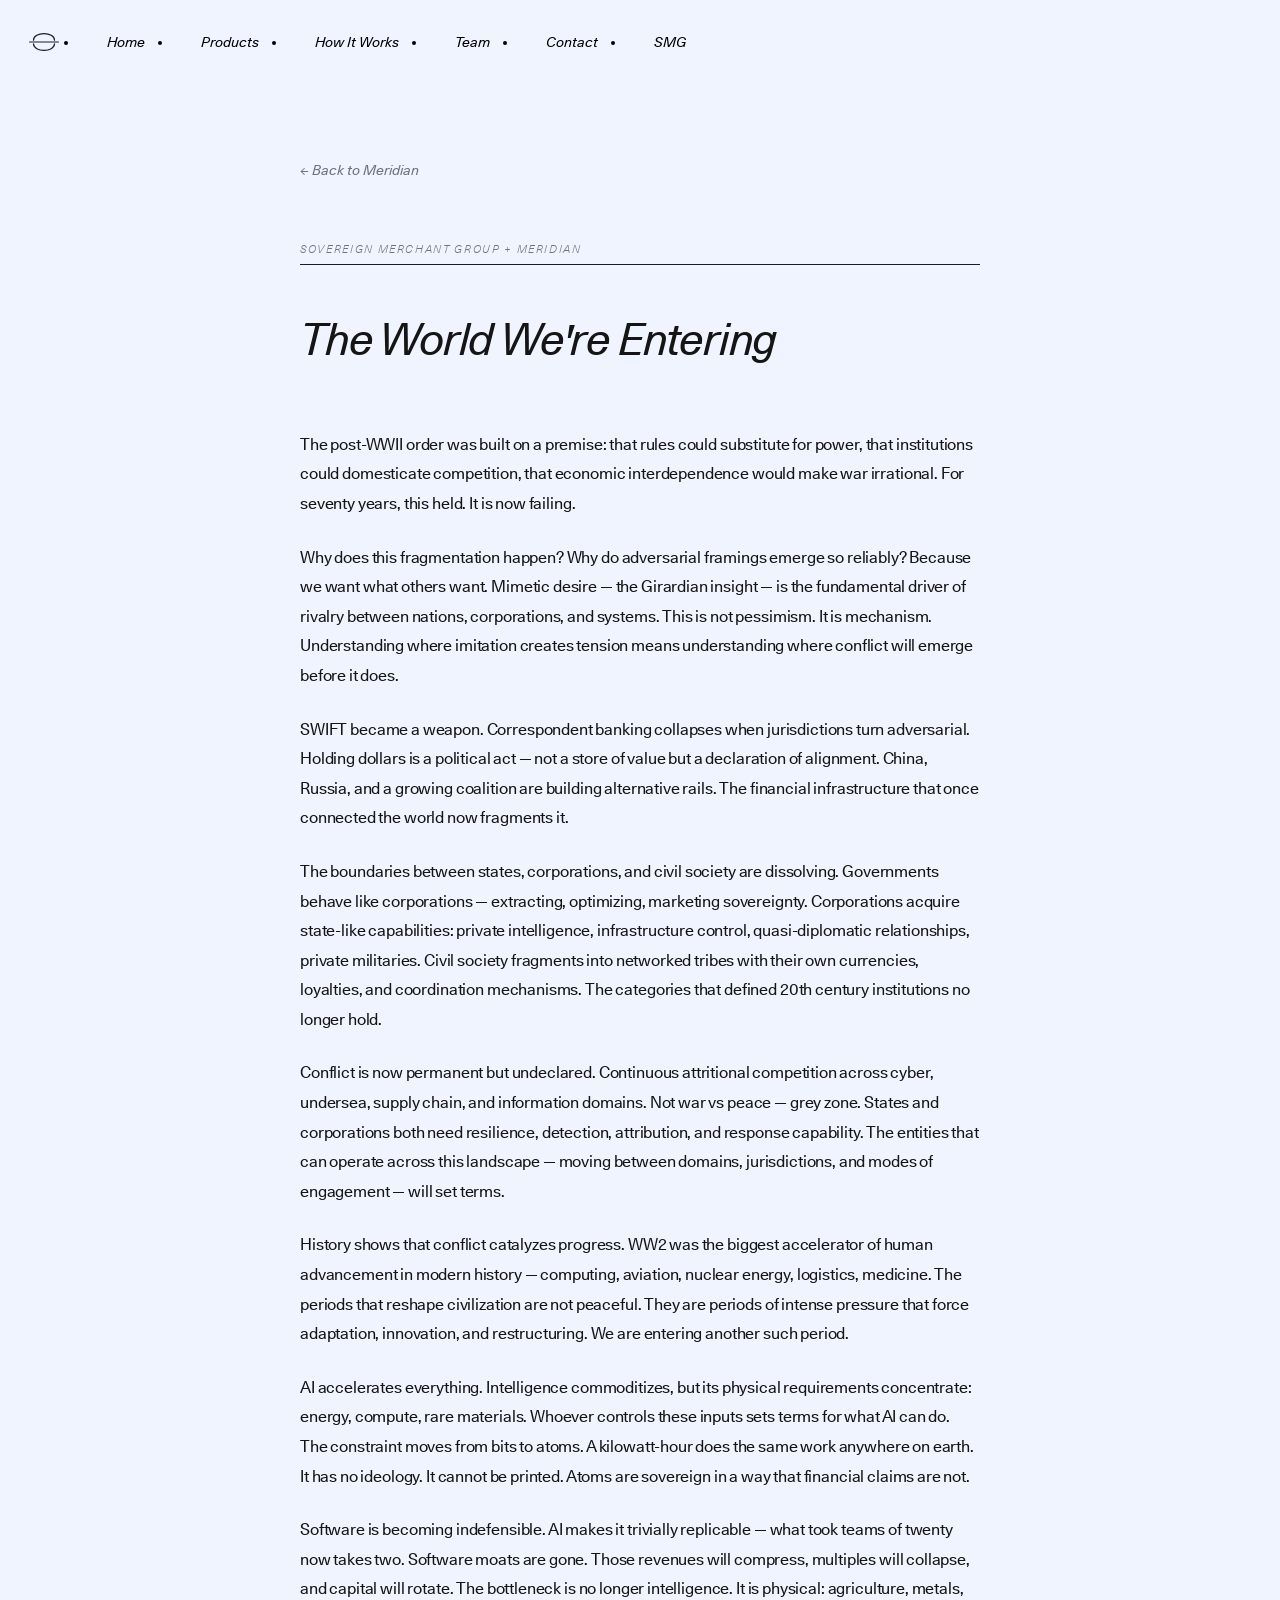
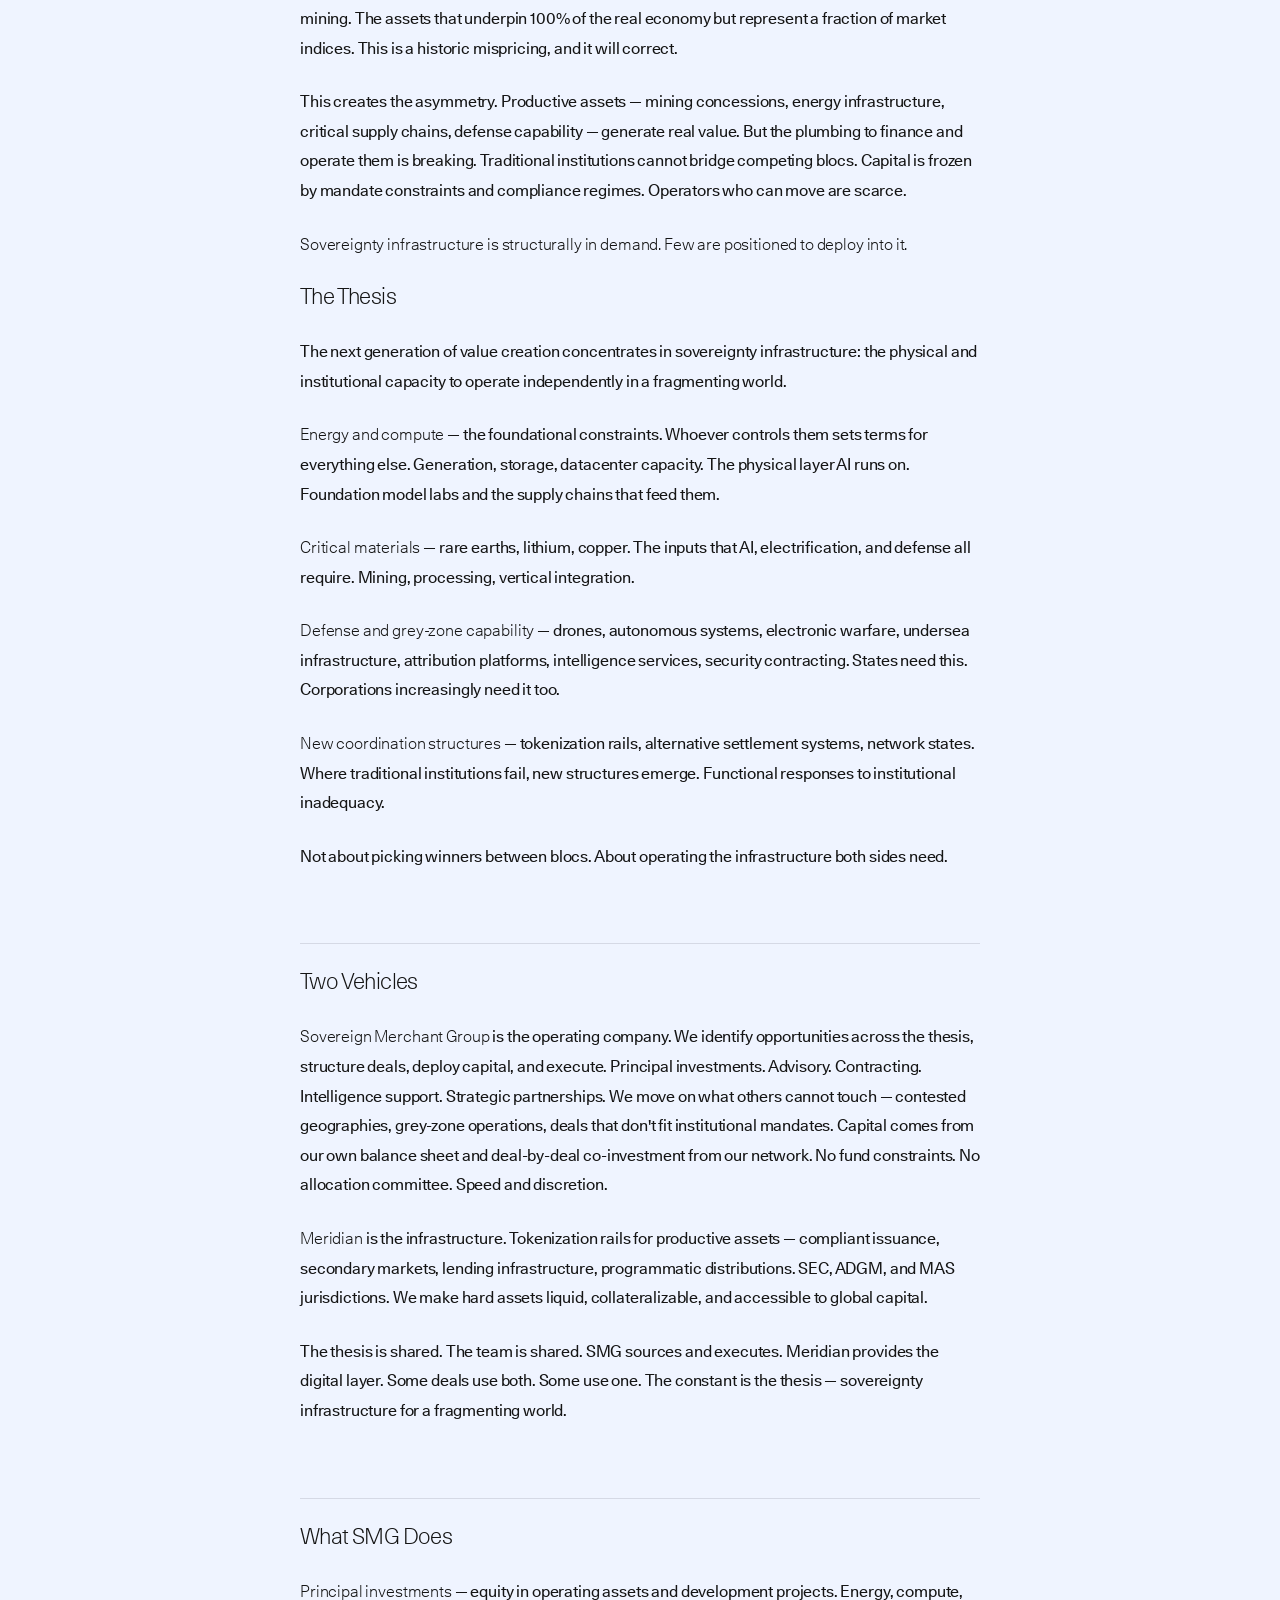
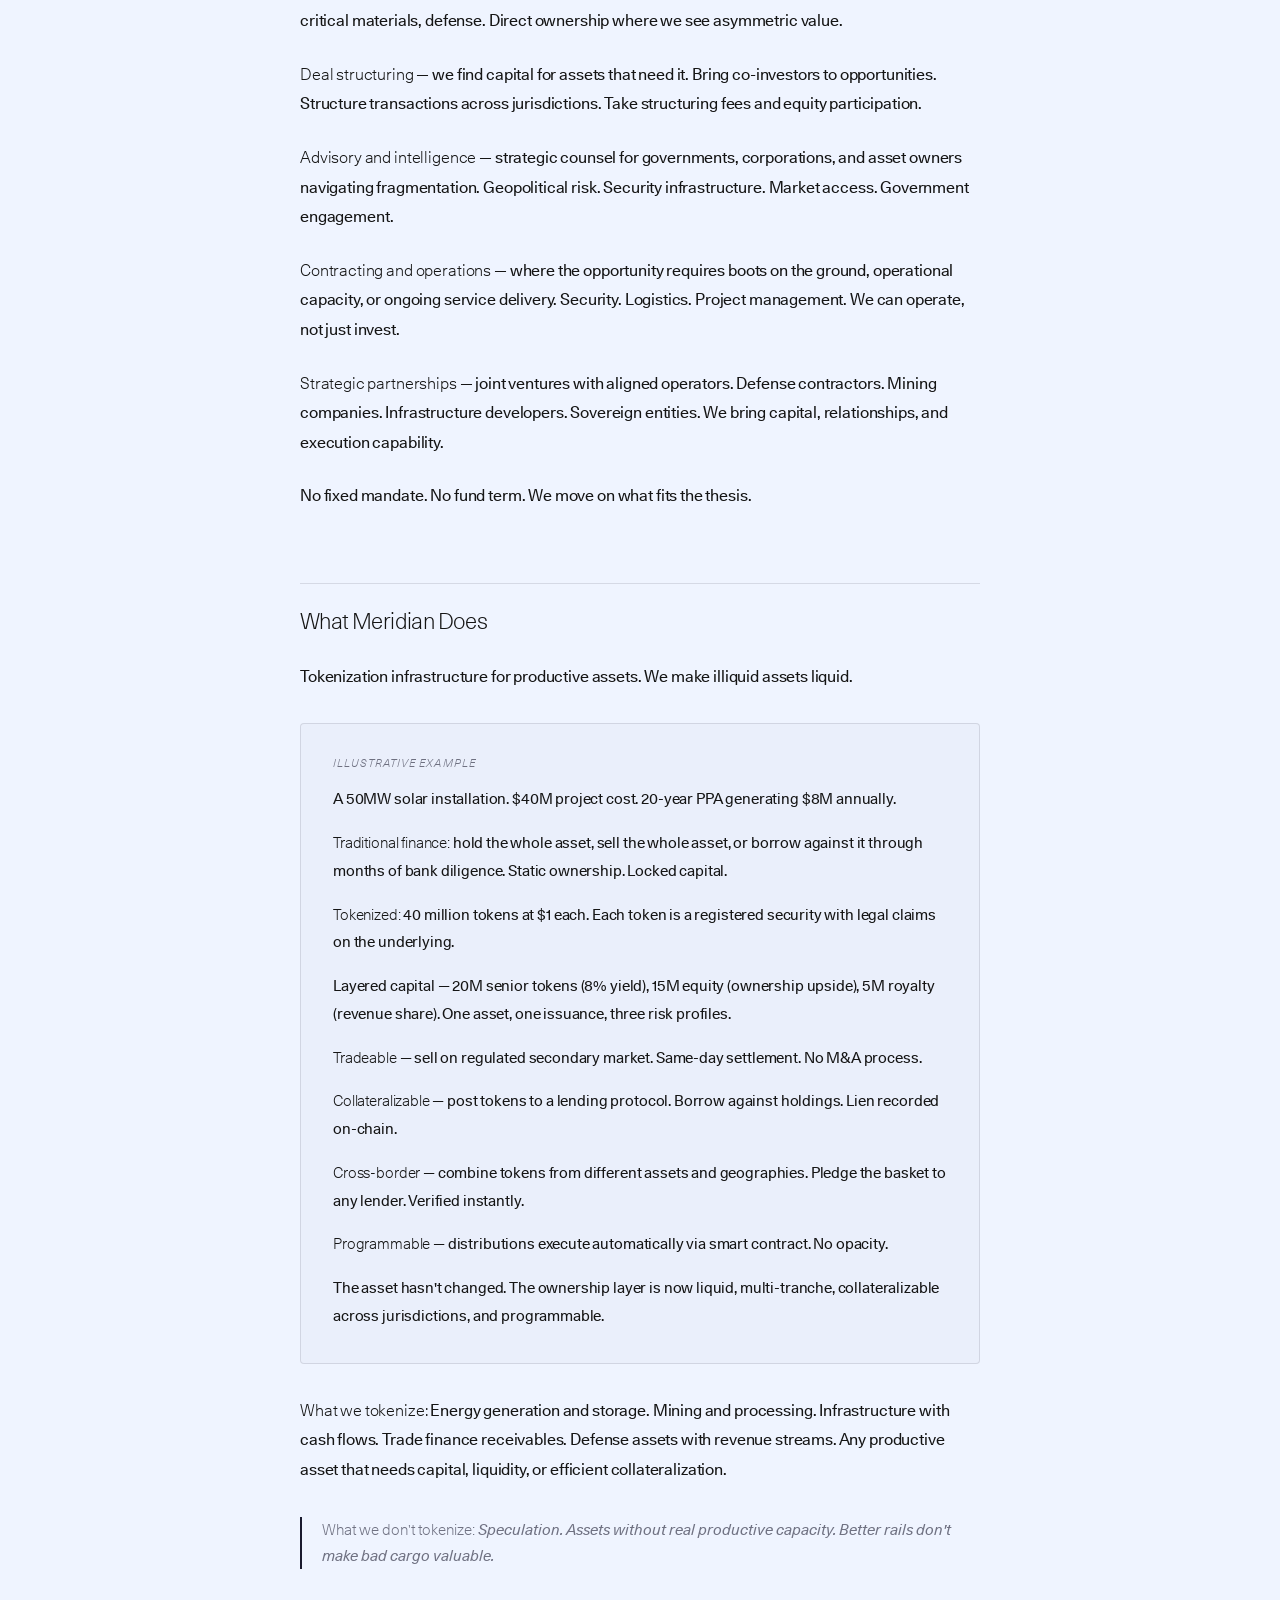
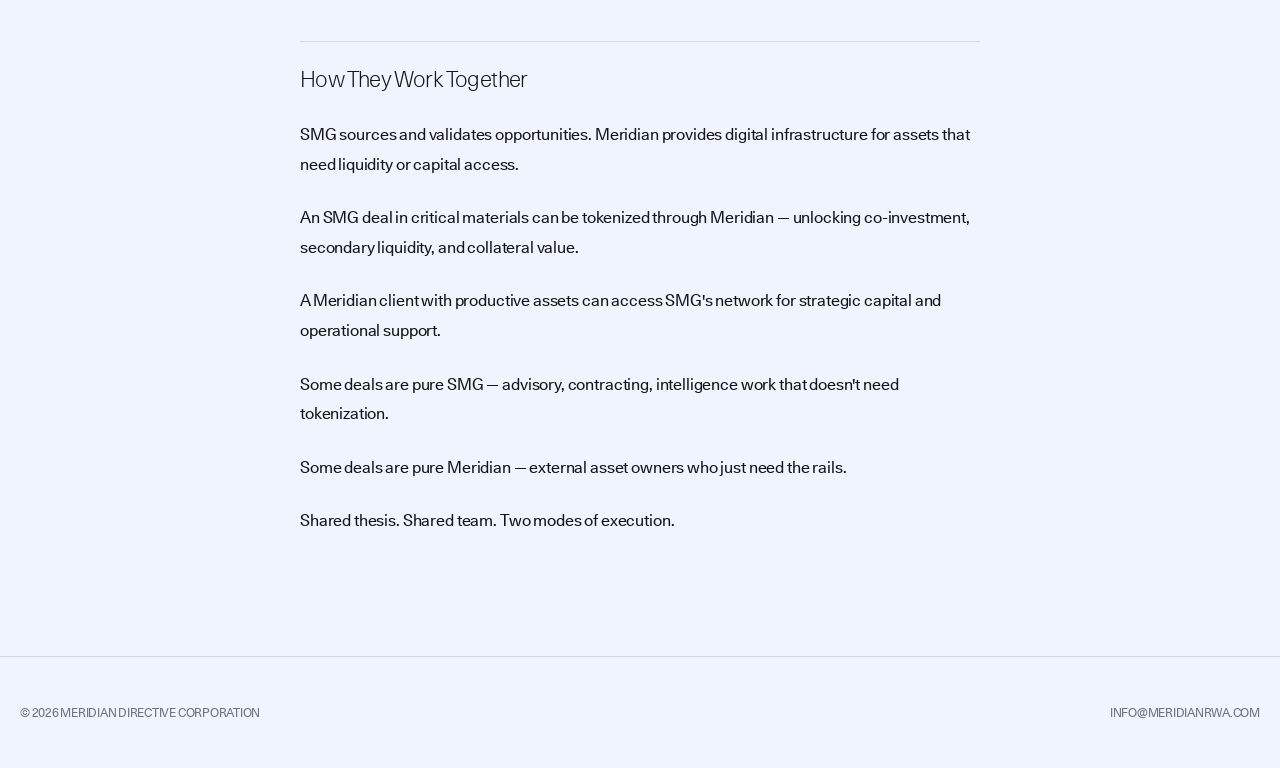
<file: whitepaper.html>
<!DOCTYPE html>
<html lang="en">
<head>
  <meta charset="UTF-8">
  <meta name="viewport" content="width=device-width, initial-scale=1.0">
  <title>Whitepaper — Sovereign Merchant Group + Meridian</title>
  <meta name="description" content="The SMG + Meridian thesis: sovereignty infrastructure for a fragmenting world.">
  <link rel="icon" type="image/png" sizes="32x32" href="favicon-32.png?v=2">
  <link rel="icon" type="image/png" sizes="16x16" href="favicon-16.png?v=2">
  <link rel="apple-touch-icon" sizes="180x180" href="apple-touch-icon.png?v=2">
  <style>
    @font-face { font-family: 'Unica77'; src: url('fonts/d5dada0ac482209b-s.p.woff2') format('woff2'); font-weight: 200; font-style: normal; font-display: swap; }
    @font-face { font-family: 'Unica77'; src: url('fonts/47bad734875a3c19-s.p.woff2') format('woff2'); font-weight: 300; font-style: normal; font-display: swap; }
    @font-face { font-family: 'Unica77'; src: url('fonts/66250c15a2a1c344-s.p.woff2') format('woff2'); font-weight: 400; font-style: normal; font-display: swap; }
    @font-face { font-family: 'Unica77'; src: url('fonts/e1d74c7d0918b0fb-s.p.woff2') format('woff2'); font-weight: 500; font-style: normal; font-display: swap; }
    @font-face { font-family: 'Unica77'; src: url('fonts/de2ef234a4f8c130-s.p.woff2') format('woff2'); font-weight: 600; font-style: normal; font-display: swap; }
    @font-face { font-family: 'Unica77'; src: url('fonts/9a5efdc67b5dbec6-s.p.woff2') format('woff2'); font-weight: 700; font-style: normal; font-display: swap; }

    :root {
      --color-bg: #eff4ff;
      --color-bg-alt: #e2ebff;
      --color-accent: #1a1a2e;
      --color-accent-light: rgba(26, 26, 46, 0.15);
      --color-text: #151515;
      --color-text-secondary: rgba(26, 26, 46, 0.6);
      --color-white: #eff4ff;
      --color-border: rgba(26, 26, 46, 0.12);
    }

    *, *::before, *::after { margin: 0; padding: 0; box-sizing: border-box; }
    html { font-size: 16px; scroll-behavior: smooth; }
    body {
      font-family: 'Unica77', -apple-system, BlinkMacSystemFont, sans-serif;
      background-color: var(--color-bg); color: var(--color-text);
      -webkit-font-smoothing: antialiased; overflow-x: hidden;
    }
    ::selection { background: var(--color-accent-light); }
    a { color: inherit; text-decoration: none; }

    /* Nav */
    .header-cont {
      z-index: 10; top: 18px; left: 20px; right: 20px;
      position: fixed; display: flex; justify-content: space-between;
      max-width: calc(100vw - 40px);
    }
    nav.navigation {
      width: 100%; line-height: 90%; text-transform: capitalize;
      display: flex; mix-blend-mode: difference; gap: 0.5rem;
      font-size: 14px; opacity: 0; transform: translateY(-30%);
      animation: navSlideIn 0.6s ease forwards; animation-delay: 0.4s;
    }
    @keyframes navSlideIn { to { opacity: 1; transform: translateY(0); } }
    .logo-holder a { display: flex; align-items: center; gap: 0; }
    .logo-box {
      height: 48px; width: 48px; display: flex; align-items: center;
      justify-content: center; background: var(--color-white); border-radius: 4px;
    }
    .logo-box svg { width: 36px; height: 36px; }
    .nav-list { display: flex; padding: 3px; border-radius: 4px; background: var(--color-white); }
    .nav-list li { border-radius: 4px; color: #000; transition: color 0.3s, background 0.3s; }
    .nav-list li:hover { color: var(--color-white); background: rgba(0,0,0,0.2); transition: unset; }
    .nav-list li a { height: 42px; padding: 0 28px; border-radius: 4px; display: flex; align-items: center; justify-content: center; white-space: nowrap; }

    /* Content */
    .page-content { max-width: 720px; margin: 0 auto; padding: 160px 20px 120px; }
    .back-link {
      font-size: 0.875rem; font-weight: 400; color: var(--color-text-secondary);
      display: inline-block; margin-bottom: 64px; transition: color 0.2s;
    }
    .back-link:hover { color: var(--color-text); }

    .doc-header {
      margin-bottom: 64px;
    }
    .doc-header .label {
      font-size: 0.6875rem; font-weight: 600; letter-spacing: 0.15em;
      text-transform: uppercase; color: var(--color-text-secondary); margin-bottom: 8px;
    }
    .divider-line { width: 100%; height: 1px; background: var(--color-accent); margin-bottom: 48px; }

    h1 { font-size: 36px; font-weight: 400; letter-spacing: -1.2px; line-height: 120%; margin-bottom: 12px; }
    @media (min-width: 768px) { h1 { font-size: 44px; } }
    .doc-subtitle { font-size: 17px; font-weight: 300; color: var(--color-text-secondary); }

    h2 {
      font-size: 22px; font-weight: 500; letter-spacing: -0.6px;
      margin: 72px 0 28px; color: var(--color-text);
      padding-top: 24px; border-top: 1px solid var(--color-border);
    }
    h2:first-of-type { margin-top: 0; border-top: none; padding-top: 0; }

    .body-text p {
      font-size: 16px; font-weight: 300; line-height: 185%; color: var(--color-text);
      margin-bottom: 24px; letter-spacing: -0.15px;
    }
    .body-text p:last-child { margin-bottom: 0; }
    .body-text strong { font-weight: 500; }
    .body-text em { font-style: italic; }

    .body-text .example-box {
      margin: 32px 0; padding: 32px; background: rgba(26,26,46,0.02);
      border: 1px solid var(--color-border); border-radius: 4px;
    }
    .body-text .example-box p { font-size: 15px; margin-bottom: 16px; }
    .body-text .example-box p:last-child { margin-bottom: 0; }
    .body-text .example-label {
      font-size: 0.6875rem; font-weight: 600; letter-spacing: 0.1em;
      text-transform: uppercase; color: var(--color-text-secondary); margin-bottom: 16px;
    }

    .body-text .callout {
      margin: 32px 0; padding-left: 20px;
      border-left: 2px solid var(--color-accent); font-size: 15px;
      color: var(--color-text-secondary); line-height: 175%;
    }

    .section-break { width: 40px; height: 1px; background: var(--color-border); margin: 72px 0; }

    /* Footer */
    .footer-simple {
      padding: 48px 20px; border-top: 1px solid var(--color-border);
      display: flex; justify-content: space-between; align-items: center;
      font-size: 12px; font-weight: 300; color: var(--color-text-secondary);
      text-transform: uppercase; letter-spacing: -0.24px;
    }
    .footer-simple a { color: var(--color-text-secondary); transition: color 0.2s; }
    .footer-simple a:hover { color: var(--color-text); }

    @media (max-width: 768px) {
      .header-cont { top: 10px; left: 10px; right: 10px; }
      .nav-list li a { height: 34px; padding: 0 12px; font-size: 13px; }
      .page-content { padding: 120px 20px 80px; }
      .footer-simple { flex-direction: column; gap: 12px; text-align: center; }
    }
  </style>
</head>
<body>

  <!-- Navigation -->
  <header class="header-cont">
    <nav class="navigation">
      <div class="logo-holder">
        <a href="/">
          <div class="logo-box">
            <svg width="36" height="36" viewBox="0 0 120 120" xmlns="http://www.w3.org/2000/svg">
              <path d="M 25 54 C 25 25, 95 25, 95 54" fill="none" stroke="#1a1a2e" stroke-width="4" stroke-linecap="round"/>
              <path d="M 25 66 C 25 95, 95 95, 95 66" fill="none" stroke="#1a1a2e" stroke-width="4" stroke-linecap="round"/>
              <line x1="12" y1="60" x2="108" y2="60" stroke="#1a1a2e" stroke-width="4" stroke-linecap="round"/>
            </svg>
          </div>
        </a>
      </div>
      <ul class="nav-list">
        <li><a href="/">Home</a></li>
        <li><a href="/#products">Products</a></li>
        <li><a href="/#how-it-works">How It Works</a></li>
        <li><a href="/#team">Team</a></li>
        <li><a href="/#contact">Contact</a></li>
        <li><a href="https://sovereignmerchantgroup.com" target="_blank">SMG</a></li>
      </ul>
    </nav>
  </header>

  <div class="page-content">
    <a href="/" class="back-link">← Back to Meridian</a>

    <div class="doc-header">
      <div class="label">Sovereign Merchant Group + Meridian</div>
      <div class="divider-line"></div>
      <h1>The World We're Entering</h1>
    </div>

    <div class="body-text">

      <p>The post-WWII order was built on a premise: that rules could substitute for power, that institutions could domesticate competition, that economic interdependence would make war irrational. For seventy years, this held. It is now failing.</p>

      <p>Why does this fragmentation happen? Why do adversarial framings emerge so reliably? Because we want what others want. Mimetic desire — the Girardian insight — is the fundamental driver of rivalry between nations, corporations, and systems. This is not pessimism. It is mechanism. Understanding where imitation creates tension means understanding where conflict will emerge before it does.</p>

      <p>SWIFT became a weapon. Correspondent banking collapses when jurisdictions turn adversarial. Holding dollars is a political act — not a store of value but a declaration of alignment. China, Russia, and a growing coalition are building alternative rails. The financial infrastructure that once connected the world now fragments it.</p>

      <p>The boundaries between states, corporations, and civil society are dissolving. Governments behave like corporations — extracting, optimizing, marketing sovereignty. Corporations acquire state-like capabilities: private intelligence, infrastructure control, quasi-diplomatic relationships, private militaries. Civil society fragments into networked tribes with their own currencies, loyalties, and coordination mechanisms. The categories that defined 20th century institutions no longer hold.</p>

      <p>Conflict is now permanent but undeclared. Continuous attritional competition across cyber, undersea, supply chain, and information domains. Not war vs peace — grey zone. States and corporations both need resilience, detection, attribution, and response capability. The entities that can operate across this landscape — moving between domains, jurisdictions, and modes of engagement — will set terms.</p>

      <p>History shows that conflict catalyzes progress. WW2 was the biggest accelerator of human advancement in modern history — computing, aviation, nuclear energy, logistics, medicine. The periods that reshape civilization are not peaceful. They are periods of intense pressure that force adaptation, innovation, and restructuring. We are entering another such period.</p>

      <p>AI accelerates everything. Intelligence commoditizes, but its physical requirements concentrate: energy, compute, rare materials. Whoever controls these inputs sets terms for what AI can do. The constraint moves from bits to atoms. A kilowatt-hour does the same work anywhere on earth. It has no ideology. It cannot be printed. Atoms are sovereign in a way that financial claims are not.</p>

      <p>Software is becoming indefensible. AI makes it trivially replicable — what took teams of twenty now takes two. Software moats are gone. Those revenues will compress, multiples will collapse, and capital will rotate. The bottleneck is no longer intelligence. It is physical: agriculture, metals, mining. The assets that underpin 100% of the real economy but represent a fraction of market indices. This is a historic mispricing, and it will correct.</p>

      <p>This creates the asymmetry. Productive assets — mining concessions, energy infrastructure, critical supply chains, defense capability — generate real value. But the plumbing to finance and operate them is breaking. Traditional institutions cannot bridge competing blocs. Capital is frozen by mandate constraints and compliance regimes. Operators who can move are scarce.</p>

      <p><strong>Sovereignty infrastructure is structurally in demand. Few are positioned to deploy into it.</strong></p>

      <h2>The Thesis</h2>

      <p>The next generation of value creation concentrates in sovereignty infrastructure: the physical and institutional capacity to operate independently in a fragmenting world.</p>

      <p><strong>Energy and compute</strong> — the foundational constraints. Whoever controls them sets terms for everything else. Generation, storage, datacenter capacity. The physical layer AI runs on. Foundation model labs and the supply chains that feed them.</p>

      <p><strong>Critical materials</strong> — rare earths, lithium, copper. The inputs that AI, electrification, and defense all require. Mining, processing, vertical integration.</p>

      <p><strong>Defense and grey-zone capability</strong> — drones, autonomous systems, electronic warfare, undersea infrastructure, attribution platforms, intelligence services, security contracting. States need this. Corporations increasingly need it too.</p>

      <p><strong>New coordination structures</strong> — tokenization rails, alternative settlement systems, network states. Where traditional institutions fail, new structures emerge. Functional responses to institutional inadequacy.</p>

      <p>Not about picking winners between blocs. About operating the infrastructure both sides need.</p>

      <h2>Two Vehicles</h2>

      <p><strong>Sovereign Merchant Group</strong> is the operating company. We identify opportunities across the thesis, structure deals, deploy capital, and execute. Principal investments. Advisory. Contracting. Intelligence support. Strategic partnerships. We move on what others cannot touch — contested geographies, grey-zone operations, deals that don't fit institutional mandates. Capital comes from our own balance sheet and deal-by-deal co-investment from our network. No fund constraints. No allocation committee. Speed and discretion.</p>

      <p><strong>Meridian</strong> is the infrastructure. Tokenization rails for productive assets — compliant issuance, secondary markets, lending infrastructure, programmatic distributions. SEC, ADGM, and MAS jurisdictions. We make hard assets liquid, collateralizable, and accessible to global capital.</p>

      <p>The thesis is shared. The team is shared. SMG sources and executes. Meridian provides the digital layer. Some deals use both. Some use one. The constant is the thesis — sovereignty infrastructure for a fragmenting world.</p>

      <h2>What SMG Does</h2>

      <p><strong>Principal investments</strong> — equity in operating assets and development projects. Energy, compute, critical materials, defense. Direct ownership where we see asymmetric value.</p>

      <p><strong>Deal structuring</strong> — we find capital for assets that need it. Bring co-investors to opportunities. Structure transactions across jurisdictions. Take structuring fees and equity participation.</p>

      <p><strong>Advisory and intelligence</strong> — strategic counsel for governments, corporations, and asset owners navigating fragmentation. Geopolitical risk. Security infrastructure. Market access. Government engagement.</p>

      <p><strong>Contracting and operations</strong> — where the opportunity requires boots on the ground, operational capacity, or ongoing service delivery. Security. Logistics. Project management. We can operate, not just invest.</p>

      <p><strong>Strategic partnerships</strong> — joint ventures with aligned operators. Defense contractors. Mining companies. Infrastructure developers. Sovereign entities. We bring capital, relationships, and execution capability.</p>

      <p>No fixed mandate. No fund term. We move on what fits the thesis.</p>

      <h2>What Meridian Does</h2>

      <p>Tokenization infrastructure for productive assets. We make illiquid assets liquid.</p>

      <div class="example-box">
        <div class="example-label">Illustrative Example</div>
        <p>A 50MW solar installation. $40M project cost. 20-year PPA generating $8M annually.</p>
        <p><strong>Traditional finance:</strong> hold the whole asset, sell the whole asset, or borrow against it through months of bank diligence. Static ownership. Locked capital.</p>
        <p><strong>Tokenized:</strong> 40 million tokens at $1 each. Each token is a registered security with legal claims on the underlying.</p>
        <p>Layered capital — 20M senior tokens (8% yield), 15M equity (ownership upside), 5M royalty (revenue share). One asset, one issuance, three risk profiles.</p>
        <p><strong>Tradeable</strong> — sell on regulated secondary market. Same-day settlement. No M&A process.</p>
        <p><strong>Collateralizable</strong> — post tokens to a lending protocol. Borrow against holdings. Lien recorded on-chain.</p>
        <p><strong>Cross-border</strong> — combine tokens from different assets and geographies. Pledge the basket to any lender. Verified instantly.</p>
        <p><strong>Programmable</strong> — distributions execute automatically via smart contract. No opacity.</p>
        <p>The asset hasn't changed. The ownership layer is now liquid, multi-tranche, collateralizable across jurisdictions, and programmable.</p>
      </div>

      <p><strong>What we tokenize:</strong> Energy generation and storage. Mining and processing. Infrastructure with cash flows. Trade finance receivables. Defense assets with revenue streams. Any productive asset that needs capital, liquidity, or efficient collateralization.</p>

      <div class="callout">
        <strong>What we don't tokenize:</strong> Speculation. Assets without real productive capacity. Better rails don't make bad cargo valuable.
      </div>

      <h2>How They Work Together</h2>

      <p>SMG sources and validates opportunities. Meridian provides digital infrastructure for assets that need liquidity or capital access.</p>

      <p>An SMG deal in critical materials can be tokenized through Meridian — unlocking co-investment, secondary liquidity, and collateral value.</p>

      <p>A Meridian client with productive assets can access SMG's network for strategic capital and operational support.</p>

      <p>Some deals are pure SMG — advisory, contracting, intelligence work that doesn't need tokenization.</p>

      <p>Some deals are pure Meridian — external asset owners who just need the rails.</p>

      <p>Shared thesis. Shared team. Two modes of execution.</p>

      

      

    </div>
  </div>

  <footer class="footer-simple">
    <span>© 2026 Meridian Directive Corporation</span>
    <a href="mailto:info@meridianrwa.com">info@meridianrwa.com</a>
  </footer>

</body>
</html>
</file>
